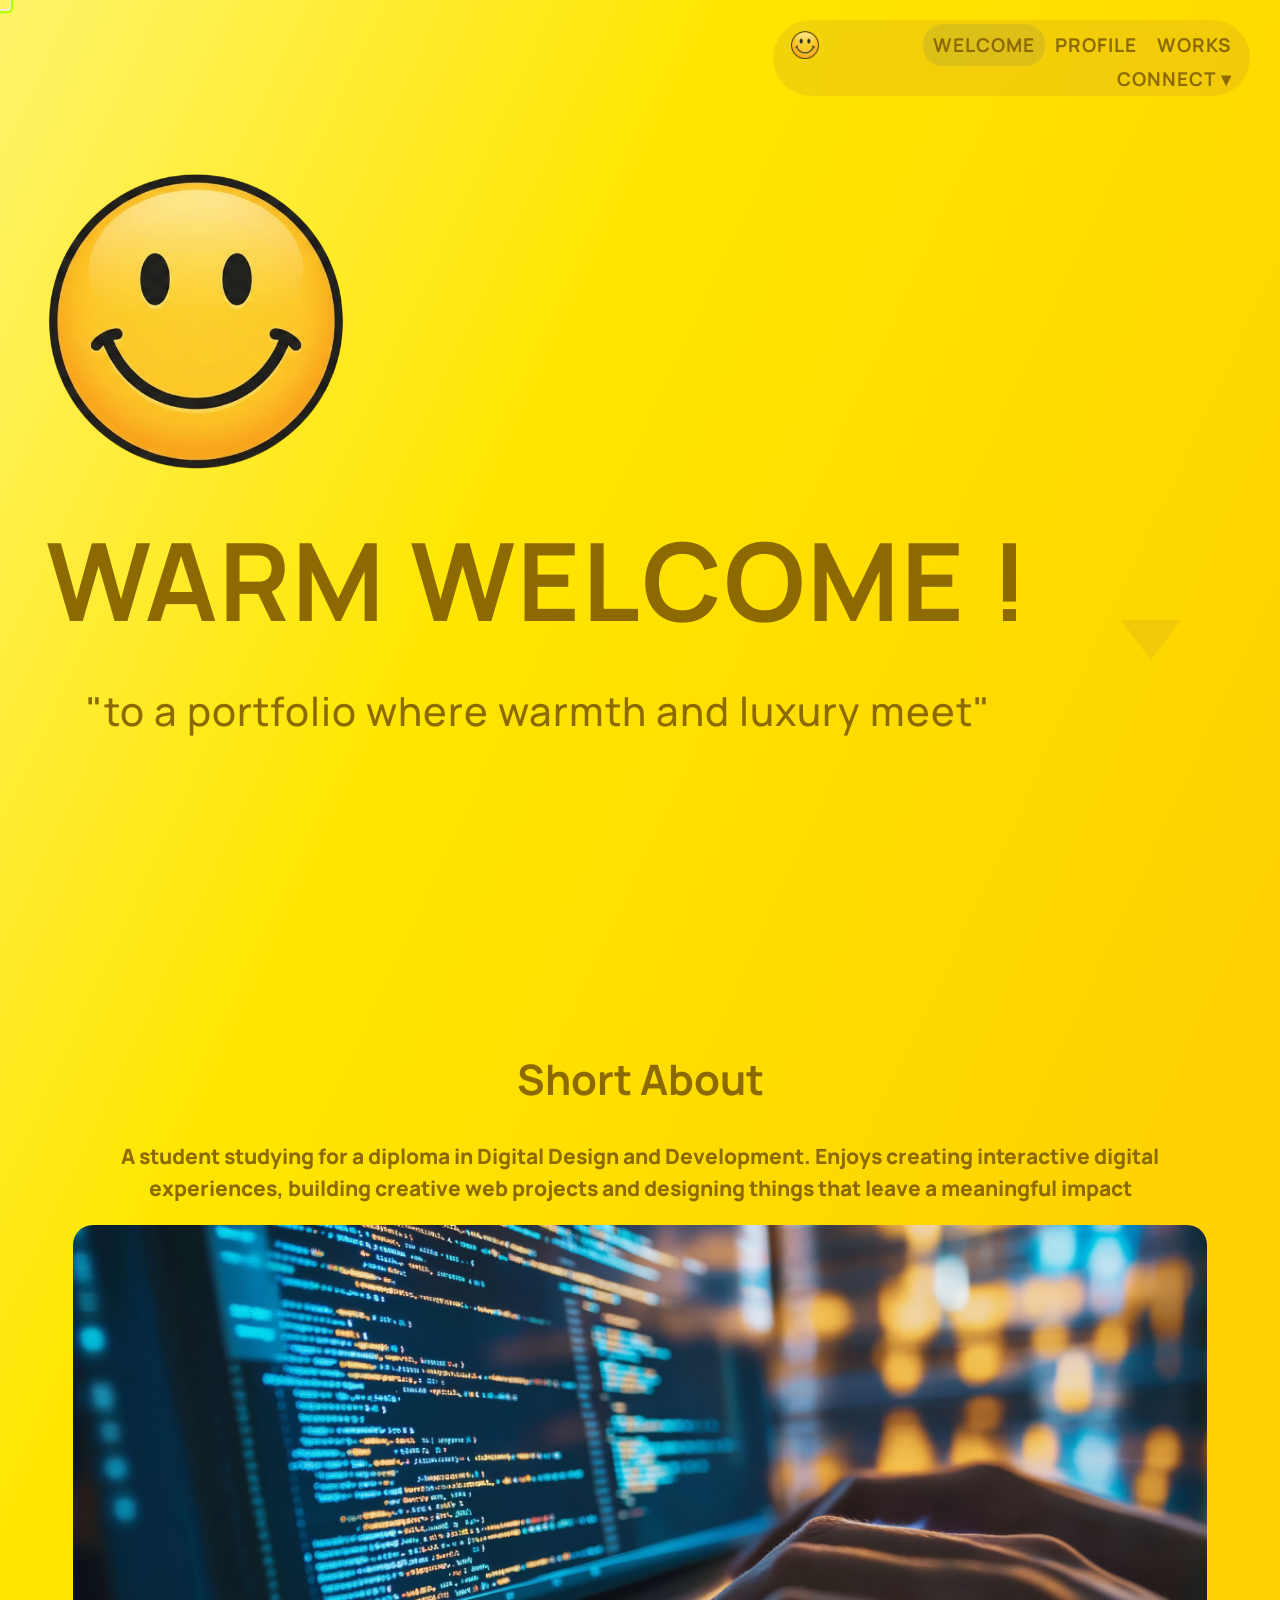
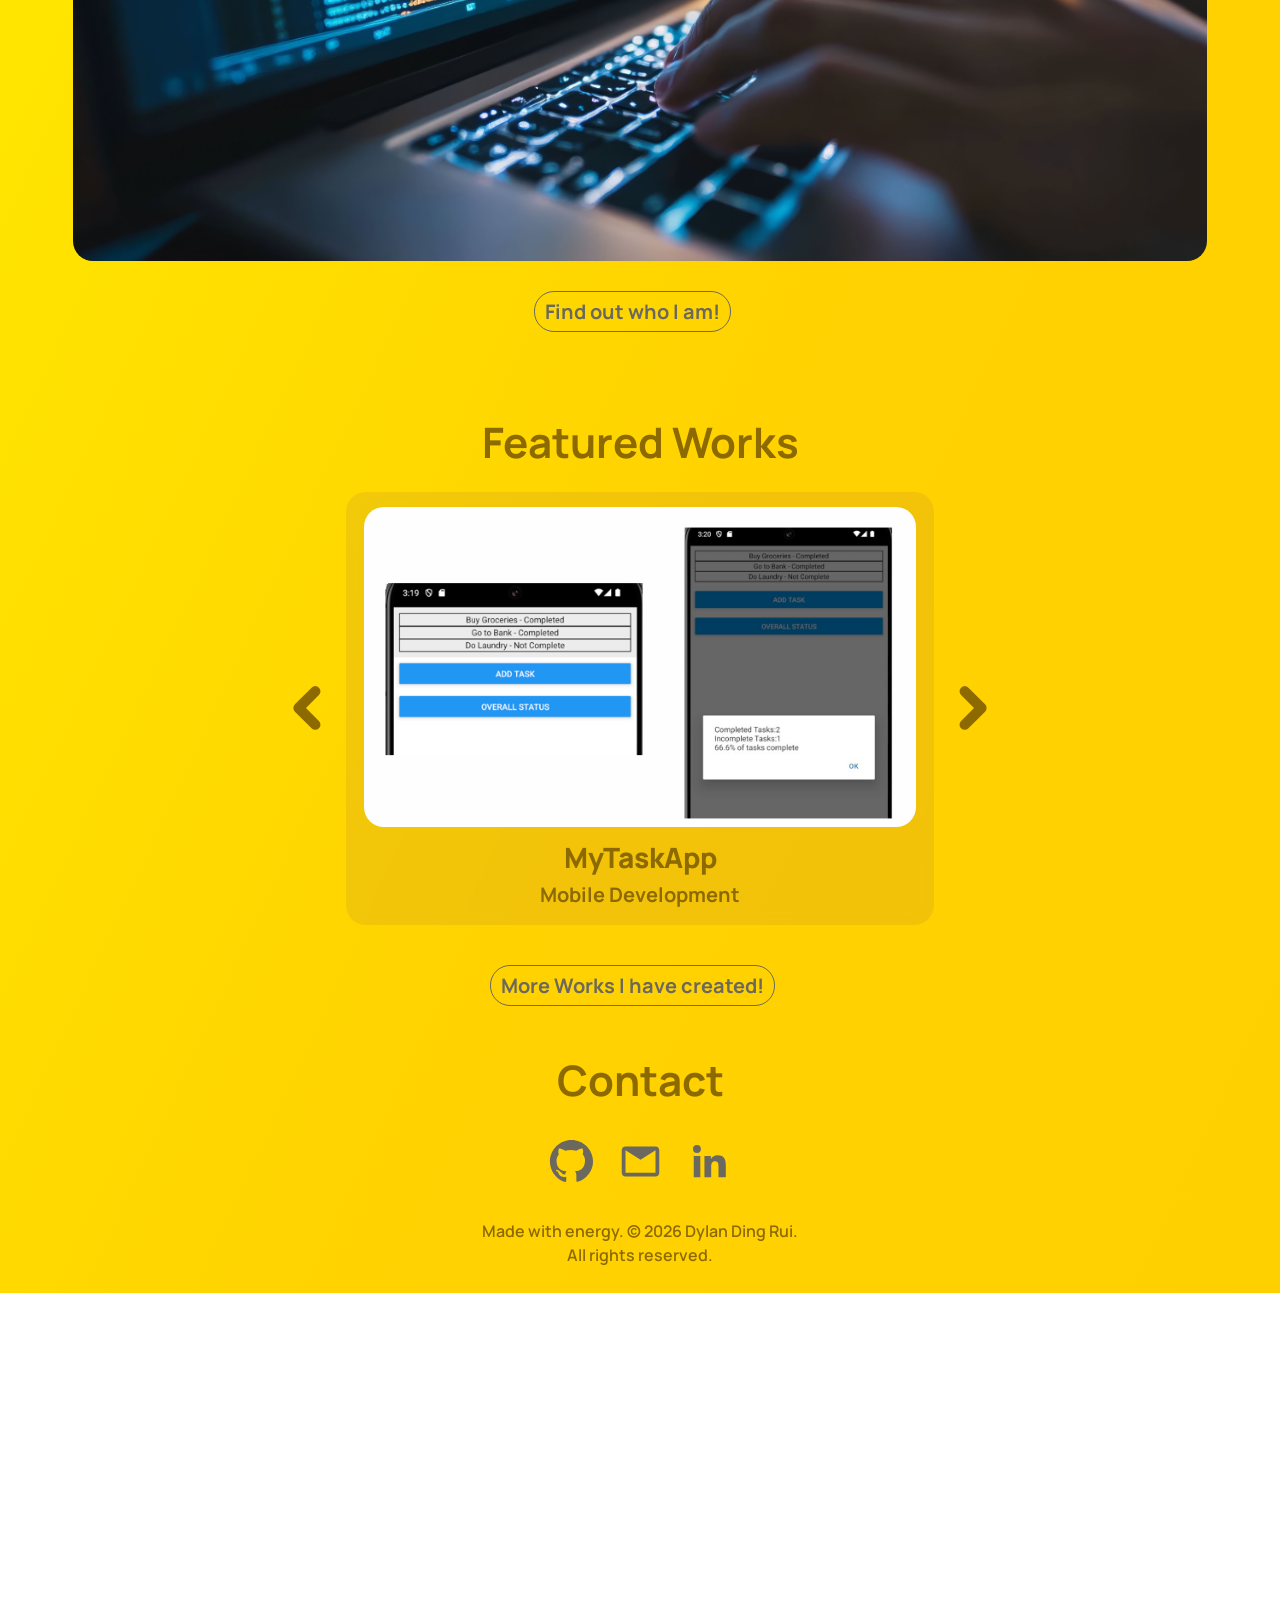
<file: index.html>
<!DOCTYPE html>
<html lang="en">
<head>
  <meta charset="UTF-8">
  <meta http-equiv="refresh" content="0; URL='home.html'">
  <title>Redirecting !...</title>
</head>
<body>
  <p>If you are not redirected automatically, <a href="home.html">click here</a>.</p>
</body>
</html>
</file>
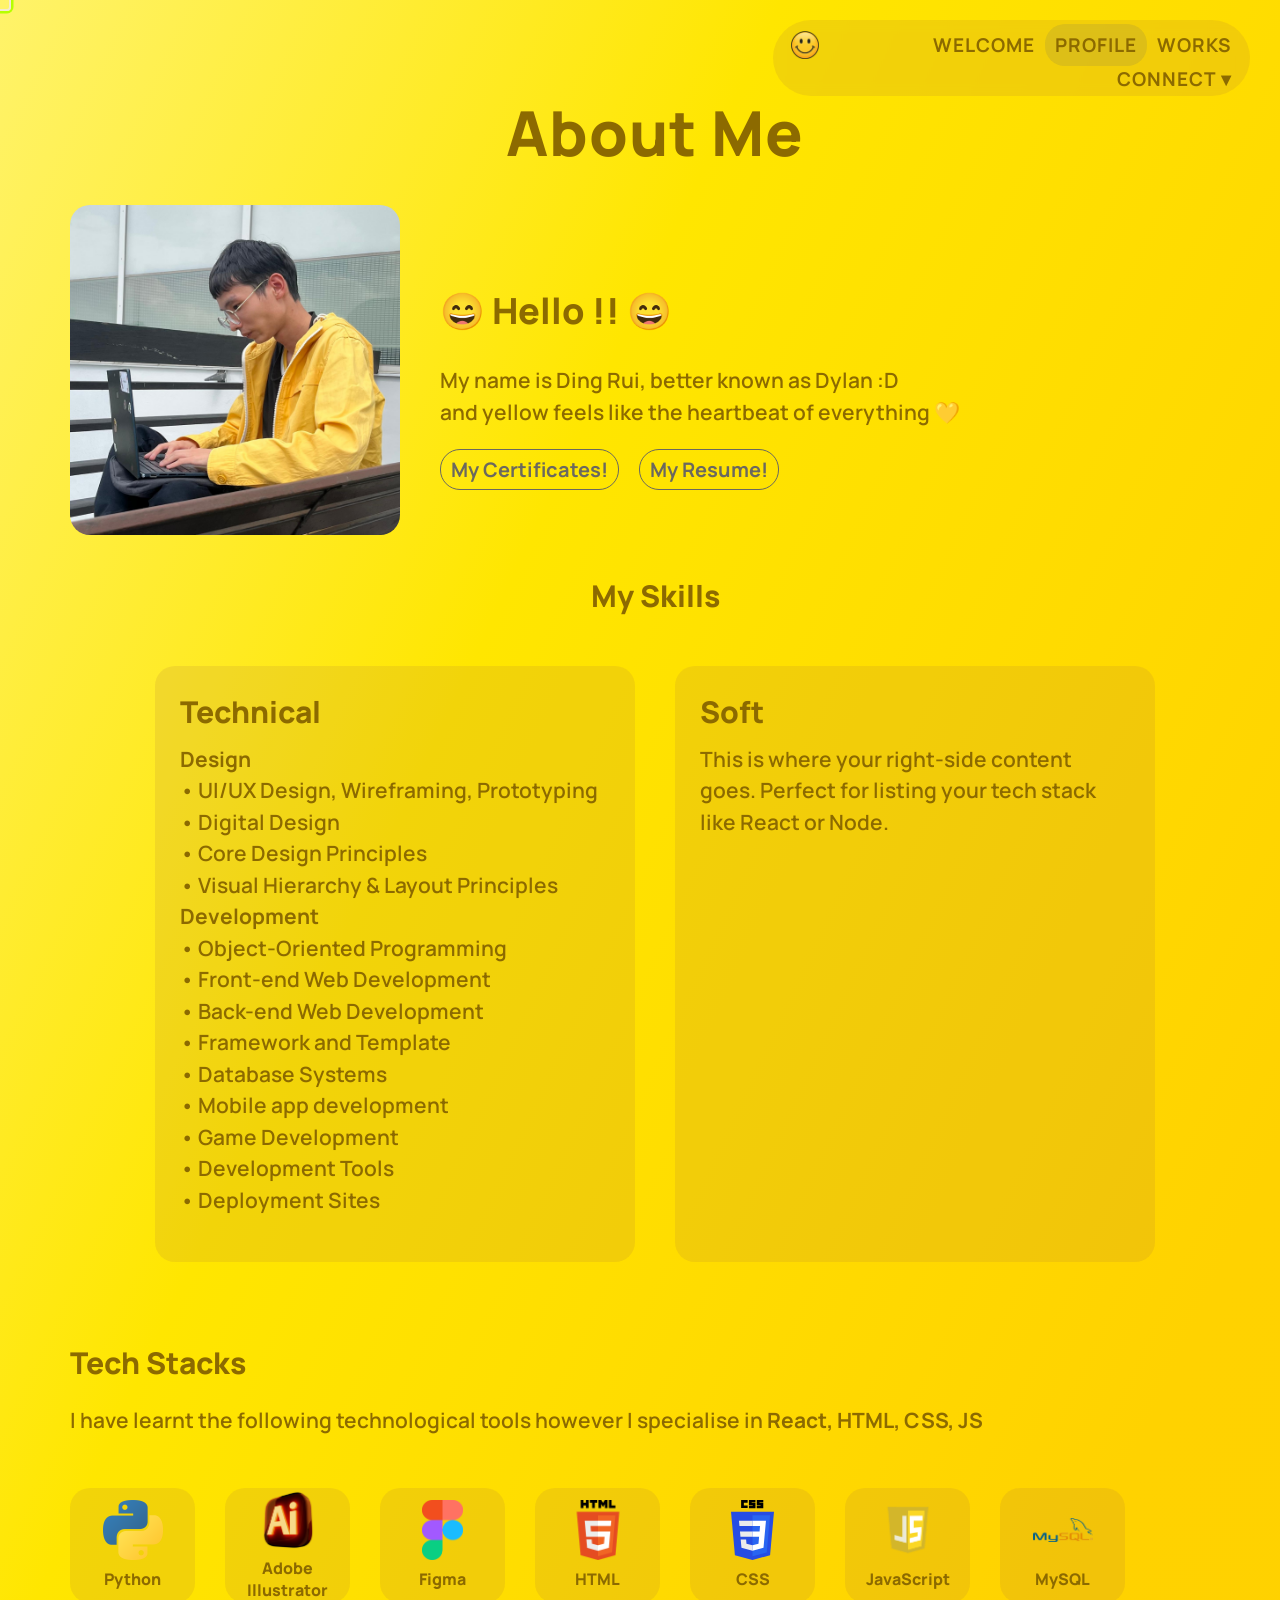
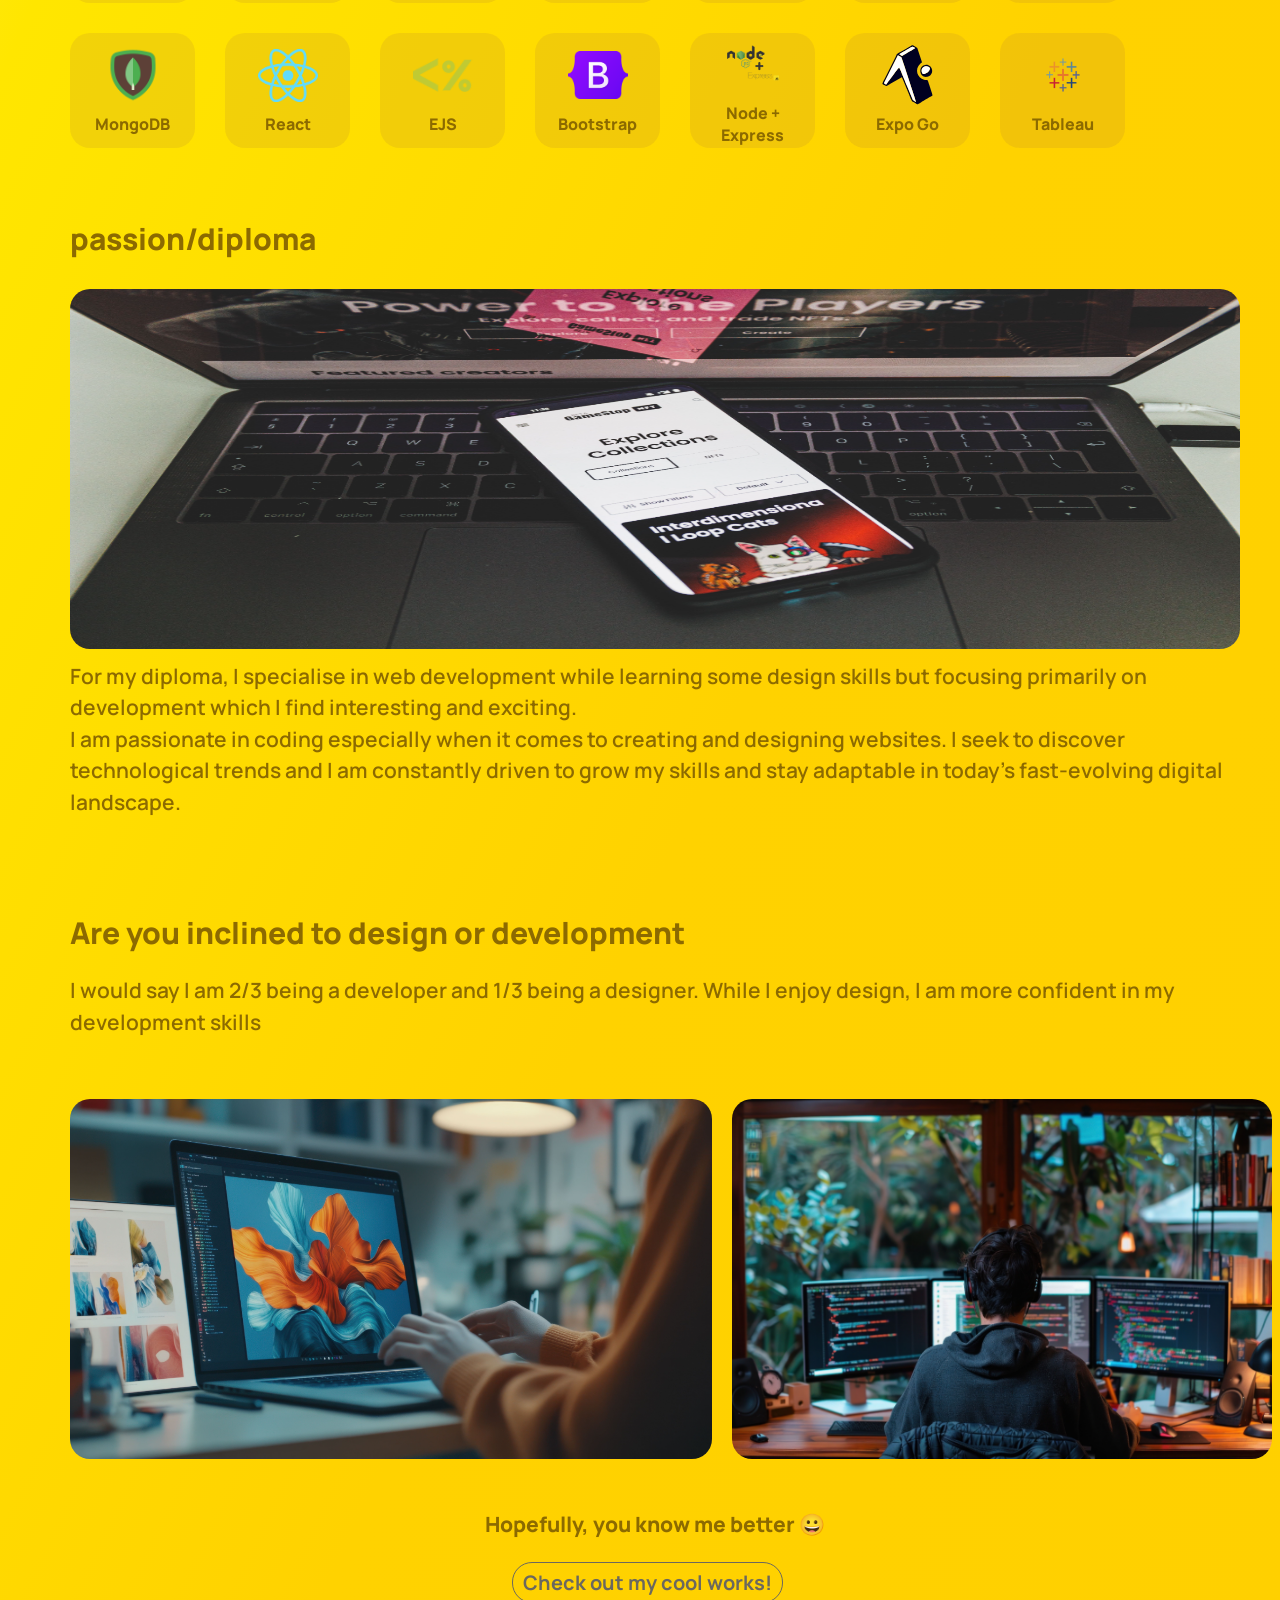
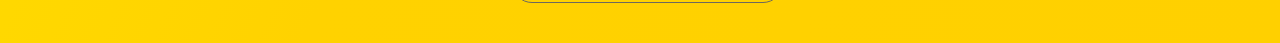
<file: about.html>
<!DOCTYPE html>
<html lang="en">

<head>
    <meta name="viewport" content="width=device-width, initial-scale=1.0">
    <title>Made By Dylan</title>
    <link rel="stylesheet" href="styles/main.css">
    <link rel="stylesheet" href="styles/about.css">
</head>

<body>

    <div class="topnav">
        <img src="logos/logo.png" alt="Logo" class="nav-logo">
        <a href="home.html">WELCOME</a>
        <a href="#" class="active">PROFILE</a>
        <a href="portfolio.html">WORKS</a>

        <div class="dropdown">
            <a href="#">CONNECT ▾</a>
            <div class="dropdown-content">
                <a href="mailto:23021395@myrp.edu.sg">
                    <svg viewBox="0 0 24 24" class="nav-icon">
                        <path
                            d="M4 4h16c1.1 0 2 .9 2 2v12c0 1.1-.9 2-2 2H4c-1.1 0-2-.9-2-2V6c0-1.1.9-2 2-2zm8 7L4 6v12h16V6l-8 5z" />
                    </svg>
                    <span>Email</span>
                </a>

                <a href="https://linkedin.com/in/chin-ding-rui-dylan-0a8712276/" target="_blank">
                    <svg viewBox="0 0 24 24" class="nav-icon icon-linkedin">
                        <path
                            d="M20.4 20.4h-3.6v-5.6c0-1.3 0-3-1.8-3s-2.1 1.4-2.1 2.9v5.7H9.3V9h3.4v1.6h.1c.5-.9 1.7-1.9 3.5-1.9 3.7 0 4.4 2.4 4.4 5.6v6.1zM5.3 7.4a2.1 2.1 0 1 1 0-4.2 2.1 2.1 0 0 1 0 4.2zM7.1 20.4H3.6V9h3.5z" />
                    </svg>
                    <span>LinkedIn</span>
                </a>

                <a href="https://github.com/dylanxyz973" target="_blank">
                    <svg viewBox="0 0 24 24" class="nav-icon">
                        <path
                            d="M12 .5C5.7.5.5 5.7.5 12c0 5.1 3.3 9.4 7.9 10.9.6.1.8-.3.8-.6v-2.2c-3.2.7-3.9-1.4-3.9-1.4-.5-1.3-1.2-1.6-1.2-1.6-1-.7.1-.7.1-.7 1.1.1 1.7 1.1 1.7 1.1 1 .1.8 1.8 2.8 1.3.1-.7.4-1.3.7-1.6-2.6-.3-5.4-1.3-5.4-5.8 0-1.3.5-2.4 1.2-3.2-.1-.3-.5-1.5.1-3.1 0 0 1-.3 3.3 1.2a11.4 11.4 0 0 1 6 0c2.3-1.5 3.3-1.2 3.3-1.2.6 1.6.2 2.8.1 3.1.8.8 1.2 1.9 1.2 3.2 0 4.5-2.8 5.5-5.4 5.8.4.3.8 1 .8 2v3c0 .3.2.7.8.6A11.5 11.5 0 0 0 23.5 12C23.5 5.7 18.3.5 12 .5z" />
                    </svg>
                    <span>GitHub</span>
                </a>
            </div>
        </div>
    </div>


    <section class="about-section">

        <h1>About Me</h1>

        <div class="container">
            <img class="me-img" src="abtpicture/me.jpeg" alt="me image">

            <div class="box">
                <h3>😄 Hello !! 😄</h3>
                <p>My name is Ding Rui, better known as Dylan :D <br>
                    and yellow feels like the heartbeat of everything 💛<br></p>
                <a href="cert.html">My Certificates!</a>
                <a href="documents/Ding Rui_Dylan_Resume.pdf" target="_blank">
                    My Resume!
                </a>
            </div>
        </div>

        <h4 style="text-align: center;">My Skills</h4>

        <div class="notes-container">
            <div class="note-box">
                <h6>Technical</h6>
                <p>
                    <strong>Design</strong><br>
                    • UI/UX Design, Wireframing, Prototyping<br>
                    • Digital Design<br>
                    • Core Design Principles<br>
                    • Visual Hierarchy & Layout Principles<br>

                    <strong>Development</strong><br>
                    • Object-Oriented Programming<br>
                    • Front-end Web Development<br>
                    • Back-end Web Development<br>
                    • Framework and Template<br>
                    • Database Systems<br>
                    • Mobile app development<br>
                    • Game Development<br>
                    • Development Tools<br>
                    • Deployment Sites
                <p>

            </div>

            <div class="note-box">
                <h6>Soft</h6>
                <p>This is where your right-side content goes. Perfect for listing your tech stack like React or Node.
                </p>
            </div>
        </div>

        <h4>Tech Stacks</h4>

        <p>I have learnt the following technological tools however I specialise in <strong>React, HTML, CSS, JS</strong>
        </p>

        <div class="tool-section">
            <div class="tool-box-container">
                <div class="tool-box">
                    <img src="logos/py.png" alt="Python">
                    <div>Python</div>
                </div>
                <div class="tool-box">
                    <img src="logos/adobe.webp" alt="Adobe Illustrator">
                    <div>Adobe Illustrator</div>
                </div>
                <div class="tool-box">
                    <img src="logos/figma.png" alt="Figma">
                    <div>Figma</div>
                </div>
                <div class="tool-box">
                    <img src="logos/html.png" alt="React Native">
                    <div>HTML</div>
                </div>
                <div class="tool-box">
                    <img src="logos/css.svg" alt="CSS">
                    <div>CSS</div>
                </div>
                <div class="tool-box">
                    <img src="logos/js.webp" alt="JavaScript">
                    <div>JavaScript</div>
                </div>
                <div class="tool-box">
                    <img src="logos/SQL.png" alt="sql">
                    <div>MySQL</div>
                </div>
                <div class="tool-box">
                    <img src="logos/mon.png" alt="MongoDB">
                    <div>MongoDB</div>
                </div>
                <div class="tool-box">
                    <img src="logos/react.png" alt="React Native and JS">
                    <div>React</div>
                </div>
                <div class="tool-box">
                    <img src="logos/ejs.png" alt="EJS">
                    <div>EJS</div>
                </div>
                <div class="tool-box">
                    <img src="logos/bo.png" alt="Bootstrap">
                    <div>Bootstrap</div>
                </div>
                <div class="tool-box">
                    <img src="logos/node.png" alt="JavaScript">
                    <div>Node + Express</div>
                </div>
                <div class="tool-box">
                    <img src="logos/expo.svg" alt="Expo Go">
                    <div>Expo Go</div>
                </div>
                <div class="tool-box">
                    <img src="logos/tab.png" alt="Tableau">
                    <div>Tableau</div>
                </div>
            </div>
        </div>

        <h4>passion/diploma</h4>

        <img class="reveal-img" src="abtpicture/Website.jpg" alt="project image">

        <p>
            For my diploma, I specialise in web development while learning some design skills
            but focusing primarily on development which I find interesting and exciting.<br>
            I am passionate in coding especially when it comes to creating and designing websites. I seek to
            discover technological trends and I am constantly driven to grow my skills and stay adaptable in today’s
            fast-evolving digital landscape.
        <p>

        <h4>Are you inclined to design or development</h4>

        <div class="reveal-row special-layout">
            <p>I would say I am 2/3 being a developer and 1/3 being a designer. While I enjoy
                design, I am more confident in my development skills</p>

            <div class="image-row">
                <img class="reveal-img" src="abtpicture/Design.jpg" alt="design image">
                <img class="reveal-img" src="abtpicture/Developer.jpg" alt="developer image">
            </div>
        </div>


        <p style="text-align: center; margin-top: 50px; font-weight: 800;">
            Hopefully, you know me better 😀
        </p>

        <div style="text-align: center;">
            <a href="portfolio.html">Check out my cool works!</a>
        </div>

    </section>

    <div class="custom-cursor">
        <div class="cursor-shape"></div>
    </div>

    <script src="js/cursor.js"></script>

</body>

</html>
</file>
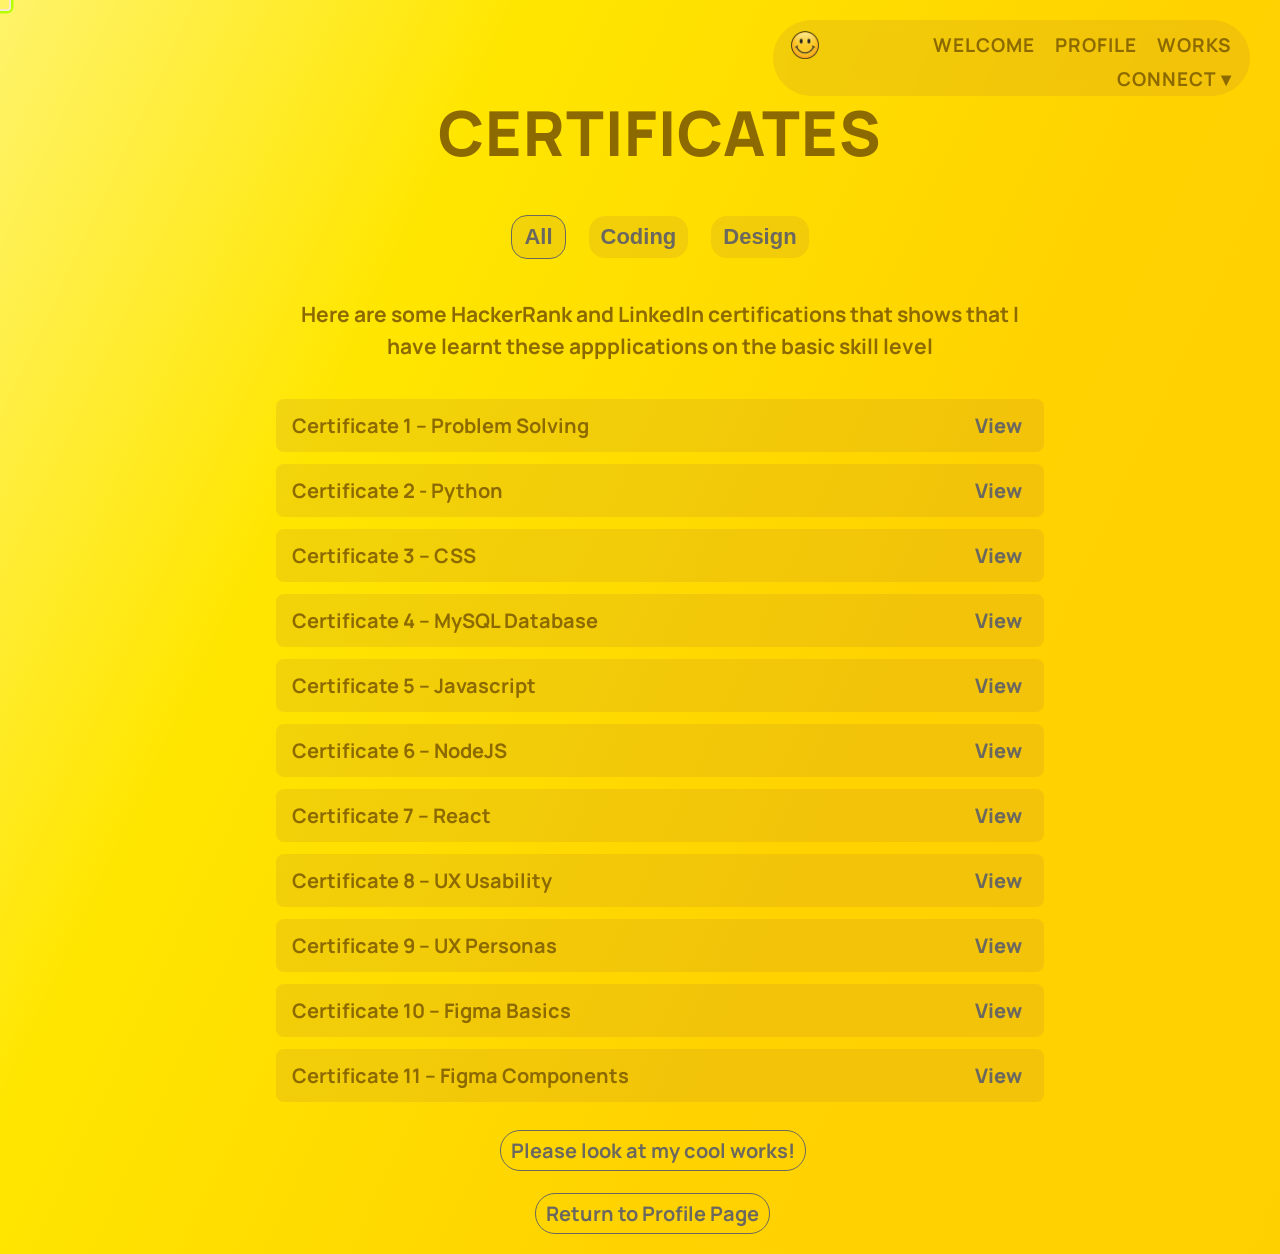
<file: cert.html>
<!DOCTYPE html>
<html>

<head>
  <meta name="viewport" content="width=device-width, initial-scale=1.0">
  <title>Certifcates</title>
  <link rel="stylesheet" href="styles/main.css">
  <link rel="stylesheet" href="styles/certs.css">
</head>

<body>

  <div class="topnav">
    <img src="logos/logo.png" alt="Logo" class="nav-logo">
    <a href="home.html">WELCOME</a>
    <a href="about.html">PROFILE</a>
    <a href="portfolio.html">WORKS</a>

    <div class="dropdown">
      <a href="#">CONNECT ▾</a>
      <div class="dropdown-content">
        <a href="mailto:23021395@myrp.edu.sg">
          <svg viewBox="0 0 24 24" class="nav-icon">
            <path
              d="M4 4h16c1.1 0 2 .9 2 2v12c0 1.1-.9 2-2 2H4c-1.1 0-2-.9-2-2V6c0-1.1.9-2 2-2zm8 7L4 6v12h16V6l-8 5z" />
          </svg>
          <span>Email</span>
        </a>

        <a href="https://linkedin.com/in/chin-ding-rui-dylan-0a8712276/" target="_blank">
          <svg viewBox="0 0 24 24" class="nav-icon icon-linkedin">
            <path
              d="M20.4 20.4h-3.6v-5.6c0-1.3 0-3-1.8-3s-2.1 1.4-2.1 2.9v5.7H9.3V9h3.4v1.6h.1c.5-.9 1.7-1.9 3.5-1.9 3.7 0 4.4 2.4 4.4 5.6v6.1zM5.3 7.4a2.1 2.1 0 1 1 0-4.2 2.1 2.1 0 0 1 0 4.2zM7.1 20.4H3.6V9h3.5z" />
          </svg>
          <span>LinkedIn</span>
        </a>

        <a href="https://github.com/dylanxyz973" target="_blank">
          <svg viewBox="0 0 24 24" class="nav-icon">
            <path
              d="M12 .5C5.7.5.5 5.7.5 12c0 5.1 3.3 9.4 7.9 10.9.6.1.8-.3.8-.6v-2.2c-3.2.7-3.9-1.4-3.9-1.4-.5-1.3-1.2-1.6-1.2-1.6-1-.7.1-.7.1-.7 1.1.1 1.7 1.1 1.7 1.1 1 .1.8 1.8 2.8 1.3.1-.7.4-1.3.7-1.6-2.6-.3-5.4-1.3-5.4-5.8 0-1.3.5-2.4 1.2-3.2-.1-.3-.5-1.5.1-3.1 0 0 1-.3 3.3 1.2a11.4 11.4 0 0 1 6 0c2.3-1.5 3.3-1.2 3.3-1.2.6 1.6.2 2.8.1 3.1.8.8 1.2 1.9 1.2 3.2 0 4.5-2.8 5.5-5.4 5.8.4.3.8 1 .8 2v3c0 .3.2.7.8.6A11.5 11.5 0 0 0 23.5 12C23.5 5.7 18.3.5 12 .5z" />
          </svg>
          <span>GitHub</span>
        </a>
      </div>
    </div>
  </div>


  <section class="certificate-section">

    <h1 style="margin-top: 70px;">CERTIFICATES</h1>

    <div class="filter-buttons">
      <button onclick="filterItems('all', this, '.cert-list li', '.filter-buttons')">All</button>
      <button onclick="filterItems('development', this, '.cert-list li', '.filter-buttons')">Coding</button>
      <button onclick="filterItems('design', this, '.cert-list li', '.filter-buttons')">Design</button>
    </div>

    <p class="cert-intro">
      Here are some HackerRank and Linkedln certifications that shows that I <br> have learnt these
      appplications on the basic skill level
    </p>


    <ul class="cert-list">
      <li data-category="development">
        <span>Certificate 1 – Problem Solving</span>
        <button class="view-btn" onclick="openModal('certificates/problem solving.pdf')">View</button>
      </li>
      <li data-category="development">
        <span>Certificate 2 - Python </span>
        <button class="view-btn" onclick="openModal('certificates/python.pdf')">View</button>
      </li>
      <li data-category="development">
        <span>Certificate 3 – CSS</span>
        <button class="view-btn" onclick="openModal('certificates/css.pdf')">View</button>
      </li>
      <li data-category="development">
        <span>Certificate 4 – MySQL Database</span>
        <button class="view-btn" onclick="openModal('certificates/sql.pdf')">View</button>
      </li>
      <li data-category="development">
        <span>Certificate 5 – Javascript</span>
        <button class="view-btn" onclick="openModal('certificates/javascript.pdf')">View</button>
      </li>
      <li data-category="development">
        <span>Certificate 6 – NodeJS</span>
        <button class="view-btn" onclick="openModal('certificates/nodejs.pdf')">View</button>
      </li>
      <li data-category="development">
        <span>Certificate 7 – React</span>
        <button class="view-btn" onclick="openModal('certificates/react.pdf')">View</button>
      </li>
      <li data-category="design">
        <span>Certificate 8 – UX Usability</span>
        <button class="view-btn" onclick="openModal('certificates/uxf.pdf')">View</button>
      </li>
      <li data-category="design">
        <span>Certificate 9 – UX Personas</span>
        <button class="view-btn" onclick="openModal('certificates/uxp.pdf')">View</button>
      </li>
      <li data-category="design">
        <span>Certificate 10 – Figma Basics </span>
        <button class="view-btn" onclick="openModal('certificates/figma1.pdf')">View</button>
      </li>
      <li data-category="design">
        <span>Certificate 11 – Figma Components</span>
        <button class="view-btn" onclick="openModal('certificates/figma2.pdf')">View</button>
      </li>
    </ul>

    <!-- Modal -->
    <div id="pdfModal">
      <div class="modal-content">
        <span class="close" onclick="closeModal()">&times;</span>
        <embed id="pdfFrame" type="application/pdf">
        <div id="cert-skills"></div>
      </div>
    </div>

      <a href="portfolio.html">Please look at my cool works!</a>
        <br>
      <a href="about.html">Return to Profile Page</a><span>

    <div class="custom-cursor">
      <div class="cursor-shape"></div>
    </div>


    <script src="js/cert.js"></script>
    <script src="js/click.js"></script>
    <script src="js/cursor.js"></script>

  </section>

</body>

</html>
</file>
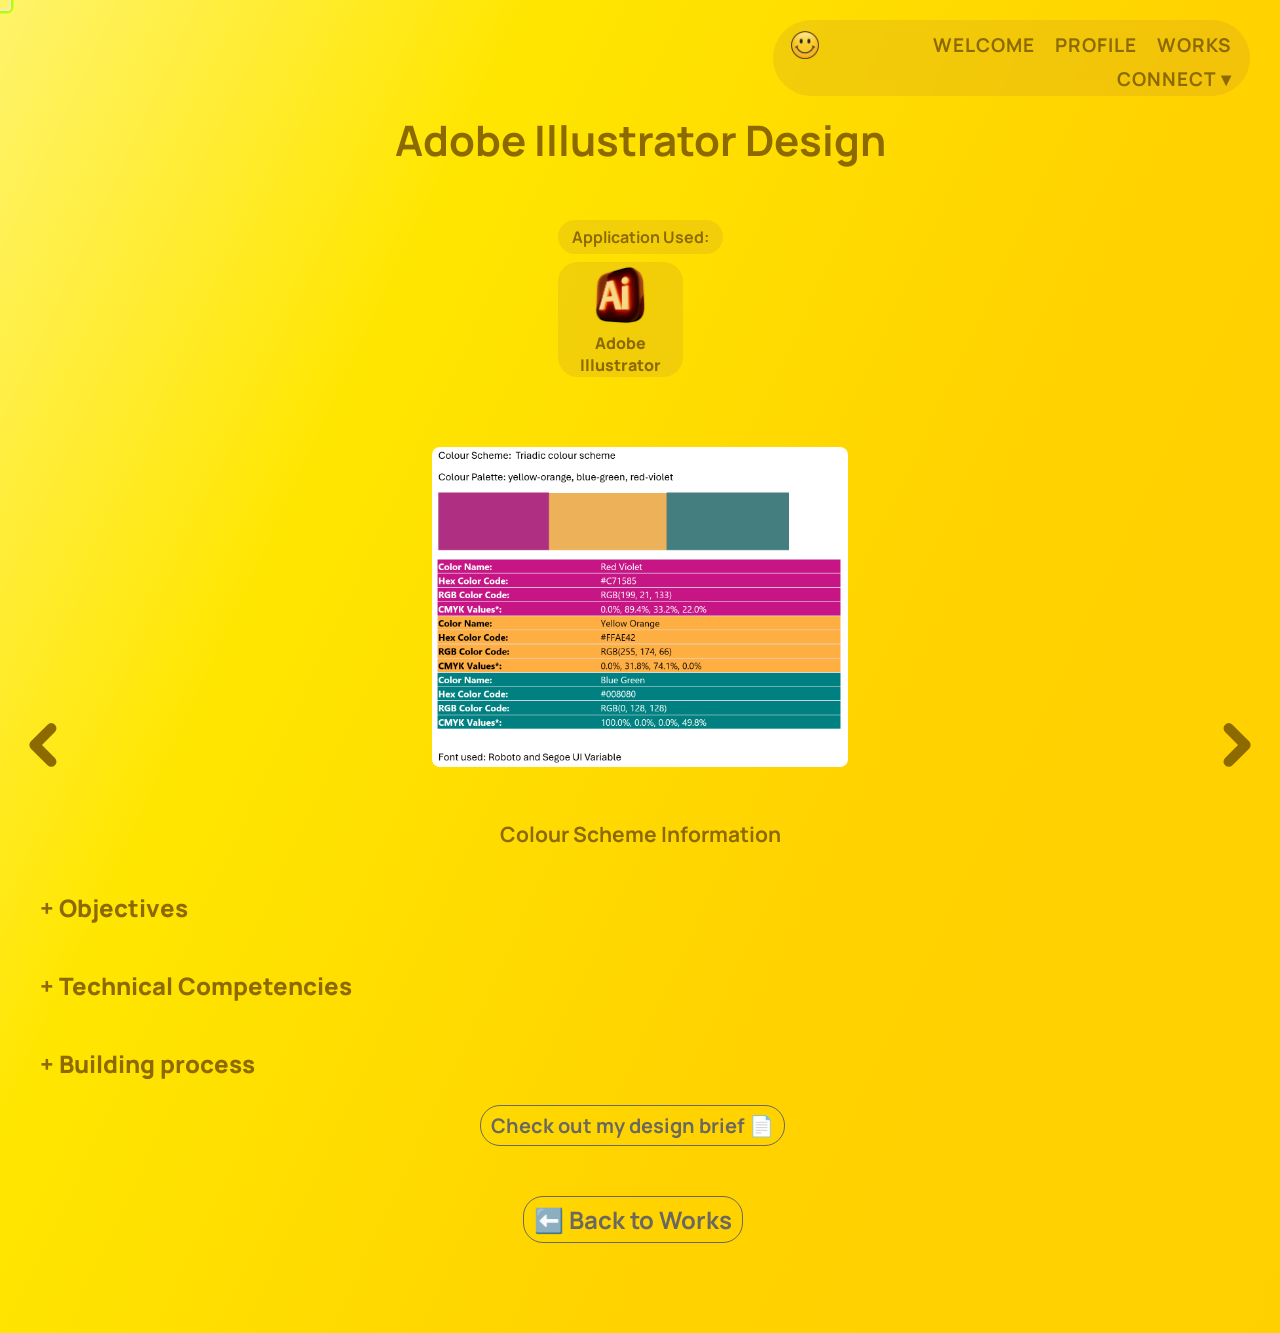
<file: design1.html>
<!DOCTYPE html>
<html>

<head>
  <meta name="viewport" content="width=device-width, initial-scale=1.0">
  <title>Made By Dylan</title>
  <link rel="stylesheet" href="styles/main.css">
  <link rel="stylesheet" href="styles/d3d.css">
</head>

<body>

  <div class="topnav">
    <img src="logos/logo.png" alt="Logo" class="nav-logo">
    <a href="home.html">WELCOME</a>
    <a href="about.html">PROFILE</a>
    <a href="portfolio.html">WORKS</a>


    <div class="dropdown">
      <a href="#">CONNECT ▾</a>
      <div class="dropdown-content">
        <a href="mailto:23021395@myrp.edu.sg">
          <svg viewBox="0 0 24 24" class="nav-icon">
            <path
              d="M4 4h16c1.1 0 2 .9 2 2v12c0 1.1-.9 2-2 2H4c-1.1 0-2-.9-2-2V6c0-1.1.9-2 2-2zm8 7L4 6v12h16V6l-8 5z" />
          </svg>
          <span>Email</span>
        </a>

        <a href="https://linkedin.com/in/chin-ding-rui-dylan-0a8712276/" target="_blank">
          <svg viewBox="0 0 24 24" class="nav-icon icon-linkedin">
            <path
              d="M20.4 20.4h-3.6v-5.6c0-1.3 0-3-1.8-3s-2.1 1.4-2.1 2.9v5.7H9.3V9h3.4v1.6h.1c.5-.9 1.7-1.9 3.5-1.9 3.7 0 4.4 2.4 4.4 5.6v6.1zM5.3 7.4a2.1 2.1 0 1 1 0-4.2 2.1 2.1 0 0 1 0 4.2zM7.1 20.4H3.6V9h3.5z" />
          </svg>
          <span>LinkedIn</span>
        </a>

        <a href="https://github.com/dylanxyz973" target="_blank">
          <svg viewBox="0 0 24 24" class="nav-icon">
            <path
              d="M12 .5C5.7.5.5 5.7.5 12c0 5.1 3.3 9.4 7.9 10.9.6.1.8-.3.8-.6v-2.2c-3.2.7-3.9-1.4-3.9-1.4-.5-1.3-1.2-1.6-1.2-1.6-1-.7.1-.7.1-.7 1.1.1 1.7 1.1 1.7 1.1 1 .1.8 1.8 2.8 1.3.1-.7.4-1.3.7-1.6-2.6-.3-5.4-1.3-5.4-5.8 0-1.3.5-2.4 1.2-3.2-.1-.3-.5-1.5.1-3.1 0 0 1-.3 3.3 1.2a11.4 11.4 0 0 1 6 0c2.3-1.5 3.3-1.2 3.3-1.2.6 1.6.2 2.8.1 3.1.8.8 1.2 1.9 1.2 3.2 0 4.5-2.8 5.5-5.4 5.8.4.3.8 1 .8 2v3c0 .3.2.7.8.6A11.5 11.5 0 0 0 23.5 12C23.5 5.7 18.3.5 12 .5z" />
          </svg>
          <span>GitHub</span>
        </a>
      </div>
    </div>
  </div>

  <section class="display">

    <h2 class="h2">Adobe Illustrator Design</h2>

    <div class="tool-section">
      <div class="label-box">Application Used:</div>
      <div class="tool-box-container">
        <div class="tool-box">
          <img src="logos/adobe.webp" alt="Adobe Illustrator">
          <div>Adobe Illustrator</div>
        </div>
      </div>
    </div>

    <div class="gallery">
      <img src="pictures/scheme.png" class="gallery-item" alt="Colour Scheme & Font Used" data-src="pictures/scheme.png"
        data-label="Colour Scheme & Font Used">
      <img src="pictures/front.png" class="gallery-item" alt="Front of Business Card" data-src="pictures/front.png"
        data-label="Front of Business Card">
      <img src="pictures/back.png" class="gallery-item" alt="Back of Business Card" data-src="pictures/back.png"
        data-label="Back of Business Card">
      <img src="pictures/hai.png" class="gallery-item" alt="Home Page" data-src="pictures/hai.png"
        data-label="Home Page">
      <img src="pictures/aai.png" class="gallery-item" alt="About Page" data-src="pictures/aai.png"
        data-label="About Page">
      <img src="pictures/pai.png" class="gallery-item" alt="Portfolio Page" data-src="pictures/pai.png"
        data-label="Portfolio Page">
      <img src="pictures/cai.png" class="gallery-item" alt="Contact Page" data-src="pictures/cai.png"
        data-label="Contact Page">
      <img src="pictures/stickers.png" class="gallery-item" alt="Business Stickers" data-src="pictures/stickers.png"
        data-label="Business Stickers">
    </div>

    <!-- Navigation Arrows -->
    <div id="prev" class="nav left">
      <svg viewBox="0 0 24 24">
        <polyline points="15 4 7 12 15 20" />
      </svg>
    </div>

    <div id="next" class="nav right">
      <svg viewBox="0 0 24 24">
        <polyline points="9 4 17 12 9 20" />
      </svg>
    </div>

    <div class="details">
      <p class="detail-item"><strong>Colour Scheme Information</strong></p>
      <p class="detail-item"><strong>Front of Name Card</strong></p>
      <p class="detail-item"><strong>Back of Name Card</strong><br></p>
      <p class="detail-item"><strong>Home Webpage</strong></p>
      <p class="detail-item"><strong>About Webpage</strong><br></p>
      <p class="detail-item"><strong>Portfolio Webpage</strong></p>
      <p class="detail-item"><strong>Contact Webpage</strong></p>
      <p class="detail-item"><strong>A set of Five Business Stickers</strong><br></p>
    </div>


    <h5>Objectives</h5>

    <p>
      I created the following which are part of the requirements of this project demonstrating creativity and technical
      skill:<br><br>
      • General Design Brief (Moodboard, Colour Scheme, Colour Palette, Font Used, Design Rationale)<br>
      • Name Card (Front and Back)<br>
    </p>

    <h5>Technical Competencies</h5>

    <p>

      <strong>Basic Tool Usage</strong><br><br>
      • Understanding of basic Illustrator tools (Selection, Shape, Pen)<br>
      • Creating simple vector shapes and paths<br>
      • Using artboards for simple layouts<br><br>

      <strong>Design Principles</strong><br><br>
      • Applying colour theory<br>
      • Maintaining visual balance and alignment<br><br>

      <strong>Typography Fundamentals</strong><br><br>
      • Font selection for appriproate them<br>
      • Text alignment for visual hierarchy<br>
      • Simple text hierarchy by applying correct size<br><br>

      <strong>File Management & Export</strong><br><br>
      • Setting up Illustrator documents<br>
      • Saving and exporting files in common formats (PNG, PDF)<br><br>

      <strong>Project Workflow</strong><br><br>
      • Prepare a design brief document<br>
      • Follow design requirements<br>
      • Make simple revisions based on feedback<br>
      • Manage simple design process from start to finish<br>

    </p>

    <h5>Building process</h5>

    <p>
      There is a need to present originality, creativity, design consistency and human
      interest in the design composition and concept development.
      We are supposed to choose a theme based on what your ideal business is supposed to be.
      The theme of my design is fashion retail business because I enjoy fashion a lot, I decided to create a theme
      related to fashion which shows my ideal business as a
      fashion designer.
      The business name card is designed with fashion elements in mind and stickers which are related to possible
      items which are sold in fashion retail stores.<br>
      For more information, you can check out my design brief linked below.
    </p>


    <div class="modal" id="modal">
      <!-- Close cross -->
      <span class="close" id="modalClose">
        <svg viewBox="0 0 24 24" aria-hidden="true">
          <line x1="6" y1="6" x2="18" y2="18" />
          <line x1="18" y1="6" x2="6" y2="18" />
        </svg>
      </span>

      <!-- Modal Image Wrapper -->
      <div class="modal-img-wrapper">
        <img class="modal-content" id="modal-img" alt="Expanded view">
      </div>

    </div>

    <!-- View/Download Link -->
    <a href="https://docs.google.com/document/d/1LkqjWZkGeDk_-9cw54VC2ZNuuaVhl3ok/edit?usp=sharing&ouid=102658436464196581508&rtpof=true&sd=true"
      target="_blank">Check out my design brief 📄</a>


    <a href="portfolio.html" class="back-link">⬅️ Back to Works</a>

  </section>

  <div class="custom-cursor">
    <div class="cursor-shape"></div>
  </div>

  <script src="js/cursor.js"></script>
  <script src="js/show.js"></script>
  <script src="js/gallery.js"></script>

</body>

</html>
</file>
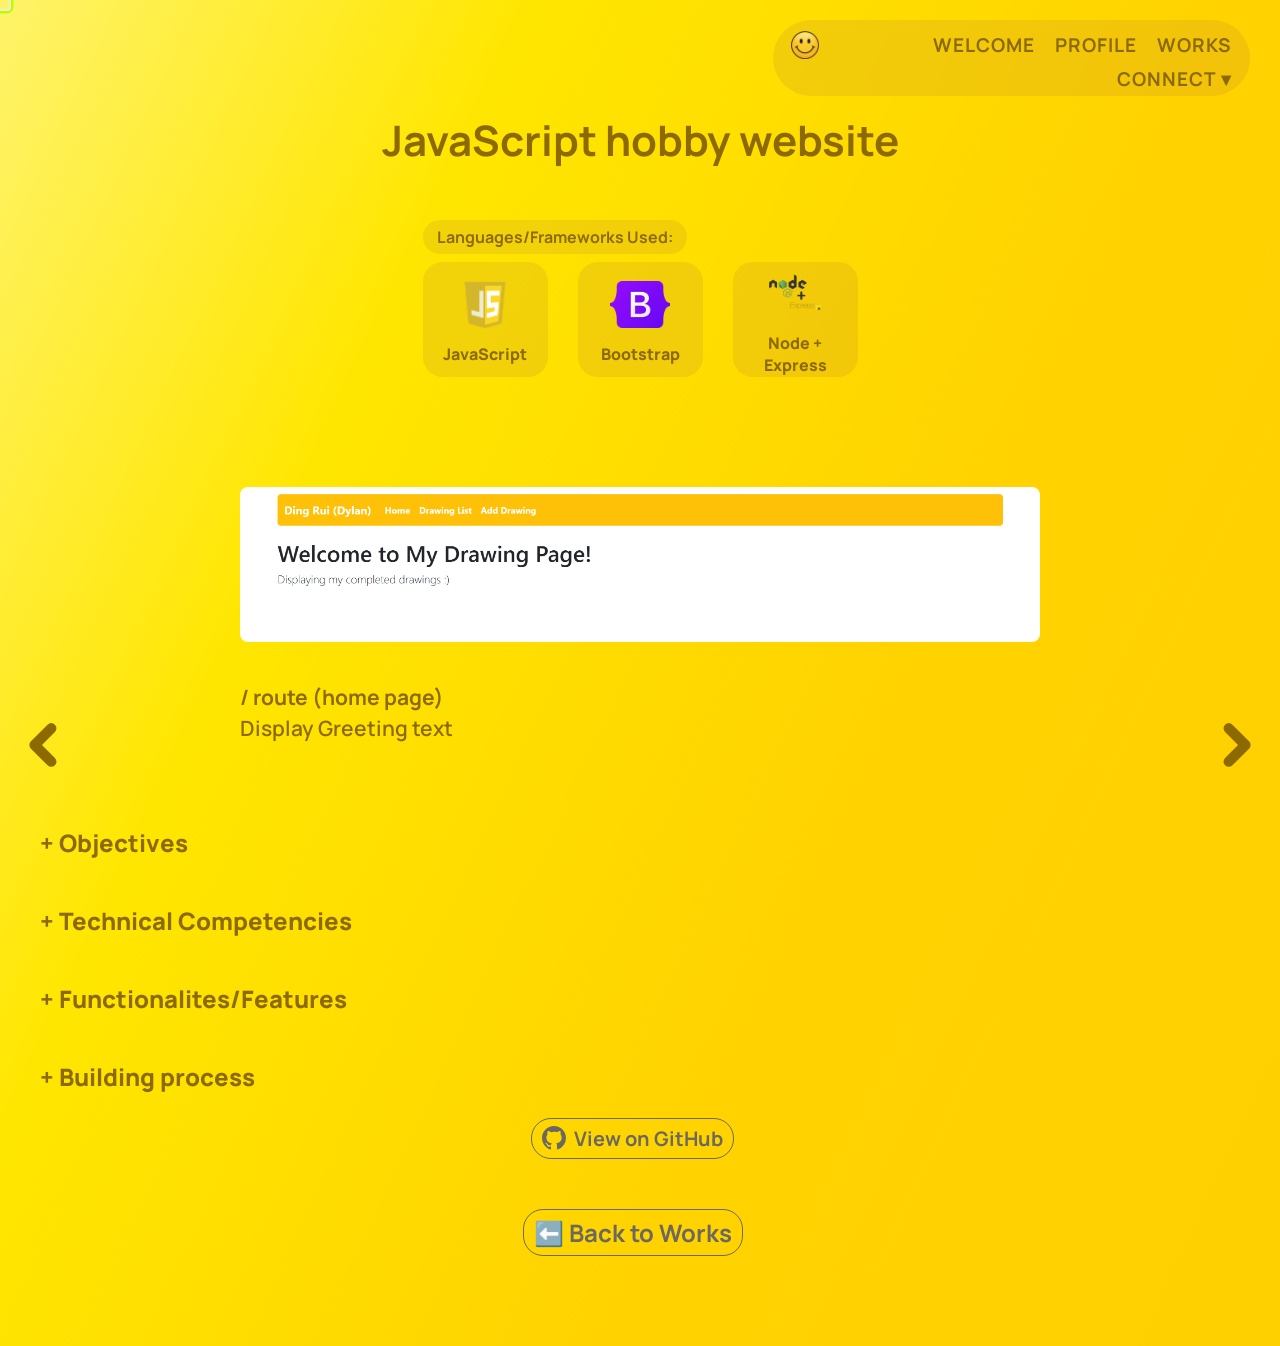
<file: development1.html>
<!DOCTYPE html>
<html>

<head>
  <meta name="viewport" content="width=device-width, initial-scale=1.0">
  <title>Made By Dylan</title>
  <link rel="stylesheet" href="styles/main.css">
  <link rel="stylesheet" href="styles/d3d.css">
</head>

<body>

  <div class="topnav">
    <img src="logos/logo.png" alt="Logo" class="nav-logo">
    <a href="home.html">WELCOME</a>
    <a href="about.html">PROFILE</a>
    <a href="portfolio.html">WORKS</a>

    <div class="dropdown">
      <a href="#">CONNECT ▾</a>
      <div class="dropdown-content">
        <a href="mailto:23021395@myrp.edu.sg">
          <svg viewBox="0 0 24 24" class="nav-icon">
            <path
              d="M4 4h16c1.1 0 2 .9 2 2v12c0 1.1-.9 2-2 2H4c-1.1 0-2-.9-2-2V6c0-1.1.9-2 2-2zm8 7L4 6v12h16V6l-8 5z" />
          </svg>
          <span>Email</span>
        </a>

        <a href="https://linkedin.com/in/chin-ding-rui-dylan-0a8712276/" target="_blank">
          <svg viewBox="0 0 24 24" class="nav-icon icon-linkedin">
            <path
              d="M20.4 20.4h-3.6v-5.6c0-1.3 0-3-1.8-3s-2.1 1.4-2.1 2.9v5.7H9.3V9h3.4v1.6h.1c.5-.9 1.7-1.9 3.5-1.9 3.7 0 4.4 2.4 4.4 5.6v6.1zM5.3 7.4a2.1 2.1 0 1 1 0-4.2 2.1 2.1 0 0 1 0 4.2zM7.1 20.4H3.6V9h3.5z" />
          </svg>
          <span>LinkedIn</span>
        </a>

        <a href="https://github.com/dylanxyz973" target="_blank">
          <svg viewBox="0 0 24 24" class="nav-icon">
            <path
              d="M12 .5C5.7.5.5 5.7.5 12c0 5.1 3.3 9.4 7.9 10.9.6.1.8-.3.8-.6v-2.2c-3.2.7-3.9-1.4-3.9-1.4-.5-1.3-1.2-1.6-1.2-1.6-1-.7.1-.7.1-.7 1.1.1 1.7 1.1 1.7 1.1 1 .1.8 1.8 2.8 1.3.1-.7.4-1.3.7-1.6-2.6-.3-5.4-1.3-5.4-5.8 0-1.3.5-2.4 1.2-3.2-.1-.3-.5-1.5.1-3.1 0 0 1-.3 3.3 1.2a11.4 11.4 0 0 1 6 0c2.3-1.5 3.3-1.2 3.3-1.2.6 1.6.2 2.8.1 3.1.8.8 1.2 1.9 1.2 3.2 0 4.5-2.8 5.5-5.4 5.8.4.3.8 1 .8 2v3c0 .3.2.7.8.6A11.5 11.5 0 0 0 23.5 12C23.5 5.7 18.3.5 12 .5z" />
          </svg>
          <span>GitHub</span>
        </a>
      </div>
    </div>
  </div>

  <section class="display">

    <h2>JavaScript hobby website</h2>

    <div class="tool-section">
      <div class="label-box">Languages/Frameworks Used:</div>
      <div class="tool-box-container">
        <div class="tool-box">
          <img src="logos/js.webp" alt="JavaScript">
          <div>JavaScript</div>
        </div>
        <div class="tool-box">
          <img src="logos/bo.png" alt="Bootstrap">
          <div>Bootstrap</div>
        </div>
        <div class="tool-box">
          <img src="logos/node.png" alt="JavaScript">
          <div>Node + Express</div>
        </div>
      </div>
    </div>

    <div class="gallery-section">

      <div class="gallery">
        <img src="pictures/home.png" class="gallery-item" alt="Home Page" data-src="pictures/home.png"
          data-label="Home Page">
        <img src="pictures/list.png" class="gallery-item" alt="Very cute" data-src="pictures/list.png"
          data-label="List Page">
        <img src="pictures/det.png" class="gallery-item" alt="description" data-src="pictures/det.png"
          data-label="Details Page">
        <img src="pictures/del.png" class="gallery-item" alt="Prompt appearing" data-src="pictures/del.png"
          data-label="Delete Prompt">
        <img src="pictures/edit.png" class="gallery-item" alt="Edit Page" data-src="pictures/edit.png"
          data-label="Edit Page">
        <img src="pictures/add.png" class="gallery-item" alt="Add Page" data-src="pictures/add.png"
          data-label="Add Page">
      </div>

      <!-- Navigation Arrows -->
      <div id="prev" class="nav left">
        <svg viewBox="0 0 24 24">
          <polyline points="15 4 7 12 15 20" />
        </svg>
      </div>

      <div id="next" class="nav right">
        <svg viewBox="0 0 24 24">
          <polyline points="9 4 17 12 9 20" />
        </svg>
      </div>

      <div class="details">
        <p class="detail-item"><strong>/ route (home page)</strong><br>
          Display Greeting text<br></p>
        <p class="detail-item"><strong>/lists route</strong><br>
          Display of completed drawings with each drawing wrapped with a thin light grey border.<br><br>
          Each drawing consists:<br>
          • Details button to direct to separate detail page (/details/:id get route)
          to view drawing details.<br>
          • Edit Button and Delete Button<br>
          • Its title, description, image, completion date.<br>
          <br><br>
        </p>
        <p class="detail-item"><strong>/details/:id get route</strong><br>
          Upon Clicking details button, users are directed to each drawing with details shown.<br>
          Upon Clicking back to drawings button, users are directed back to lists drawing (/lists route).<br>
        <p class="detail-item"><strong>/deleteItem/:id post route </strong><br>
          Upon Clicking delete button, a pop up browser warning delete prompt to confirm deletion.<br></p>
        <p class="detail-item"><strong>/updateItem get route</strong><br>
          Retrieve the pre-populated fields (data) from drawings:<br>
          • Title<br>
          • Description<br>
          • Completed Date<br>
          • Image<br>
          • Details<br>
          <br>
        </p>
        <p class="detail-item"><strong>/addItem get route</strong><br>
          Retrieve the fields (data) for adding drawings:<br>
          • Title<br>
          • Description<br>
          • Completed Date<br>
          • Image<br>
          • Details<br>
          <br>
          <strong>/addItem post route</strong><br>
          Sumbit the require fields (data) and redirect users to /lists route.<br>
        </p>
      </div>
    </div>

    <h5>Objectives</h5>

    <p>

      To create an simple hobby website as part of mini project by applying knowledge of web
      development by building a fully functional Node.js Express web application. This project requires the ability
      to handle routing, form submission and display of information using only GET and POST
      methods with in-memory data

    </p>

    <h5>Technical Competencies</h5>

    <p>

      <strong>Backend Development (Node.js & Express.js)</strong><br><br>
      • Implemented server-side logic using Express.js<br>
      • Managed application flow using middleware and route handlers<br>
      • Handled HTTP requests and responses using GET and POST methods only<br><br>

      <strong>Data Handling (In-Memory Storage)</strong><br><br>
      • Stored and managed drawing data using JavaScript arrays and objects<br>
      • Implemented CRUD-like operations without using databases<br>
      • Passed data between routes efficiently using route parameters and request bodies<br><br>

      <strong>Form Handling & Validation</strong><br><br>
      • Captured user input through HTML forms<br>
      • Processed form submissions on the server side<br>
      • Ensured required fields were submitted before processing data<br><br>

      <strong>Frontend Integration</strong><br><br>
      • Structured web page layout using semantic HTML<br>
      • Styled user interface using Bootstrap utility classes<br><br>

      <strong>Routing & Navigation Logic</strong><br><br>
      • Designed clear navigation flow between multiple pages<br>
      • Used dynamic route parameters to display individual drawing data<br>

    </p>

    <h5>Functionalites/Features</h5>

    <p>
      <strong>Navigation Bar</strong><br><br>
      Toggle between home, drawing list, add drawing<br><br>

      <strong>Drawing Management</strong><br><br>
      • Users can create and store new drawing records during a session<br>
      • Pre-filled forms when updating existing drawings<br>
      • Each drawing entry is displayed with existing format<br><br>

      <strong>Dynamic content rendering for detail page</strong><br><br>
      Individual drawing pages show its own respective details<br><br>

      <strong>User Interaction</strong><br><br>
      Confirmation prompt is shown before deleting a drawing to prevent accidental removal<br><br>

      <strong>Session-Based Data Handling</strong><br><br>
      All data exists during runtime without persistent storage<br><br>

      <strong>User Interface</strong><br><br>
      • Simple and organised layout<br>
      • Intuitively placed buttons guide users naivgation between pages easily<br>

    </p>

    <h5>Building process</h5>

    <p>
      Based on technical rules, only node.js and express.js can be used. Databases, REST APIs, or templates (E.g. EJS,
      Pug, etc) and view engines like EJS cannot be used. Only GET and POST methods can be used for this particular
      website.
      Bootstrap must be applied which CSS cannot be applied resulting in constraints of the webpage design.
      Instead of the standard black navbar, I chose navbar to be yellow because it is my favourite colour. This website
      consists
      of 5 main routes which each page serving its different functionalities, its built using GET and POST methods with
      in-memory data.
    </p>


    <div class="modal" id="modal">

      <!-- Close cross -->
      <span class="close" id="modalClose">
        <svg viewBox="0 0 24 24" aria-hidden="true">
          <line x1="6" y1="6" x2="18" y2="18" />
          <line x1="18" y1="6" x2="6" y2="18" />
        </svg>
      </span>

      <!-- Modal Image -->
      <div class="modal-img-wrapper">
        <img class="modal-content" id="modal-img" alt="Expanded view">
      </div>

    </div>

    <!-- Simple link with GitHub logo -->
    <a href="https://github.com/dylanxyz973/HobbySite" target="_blank" rel="noopener" class="external-link">
      <!-- GitHub logo SVG -->
      <svg height="24" width="24" viewBox="0 0 16 16" fill="currentColor" class="github-logo">
        <path fill-rule="evenodd" d="M8 0C3.58 0 0 3.58 0 8c0 3.54 
    2.29 6.53 5.47 7.59.4.07.55-.17.55-.38 
    0-.19-.01-.82-.01-1.49-2.01.37-2.53-.49
    -2.69-.94-.09-.23-.48-.94-.82-1.13-.28-.15-.68-.52
    -.01-.53.63-.01 1.08.58 1.23.82.72 1.21 
    1.87.87 2.33.66.07-.52.28-.87.51-1.07
    -1.78-.2-3.64-.89-3.64-3.95 
    0-.87.31-1.59.82-2.15-.08-.2-.36-1.02.08-2.12 
    0 0 .67-.21 2.2.82a7.68 7.68 0 0 1 2-.27
    c.68 0 1.36.09 2 .27 1.53-1.04 2.2-.82 
    2.2-.82.44 1.1.16 1.92.08 2.12.51.56.82 
    1.27.82 2.15 0 3.07-1.87 3.75-3.65 
    3.95.29.25.54.73.54 1.48 0 1.07-.01 
    1.93-.01 2.2 0 .21.15.46.55.38A8.013 
    8.013 0 0 0 16 8c0-4.42-3.58-8-8-8z" />
      </svg>
      View on GitHub
    </a>

    <a href="portfolio.html" class="back-link">⬅️ Back to Works</a>

  </section>

  <div class="custom-cursor">
    <div class="cursor-shape"></div>
  </div>

  <script src="js/cursor.js"></script>
  <script src="js/gallery.js"></script>
  <script src="js/show.js"></script>
  <script src="js/carousel.js"></script>

</body>

</html>
</file>
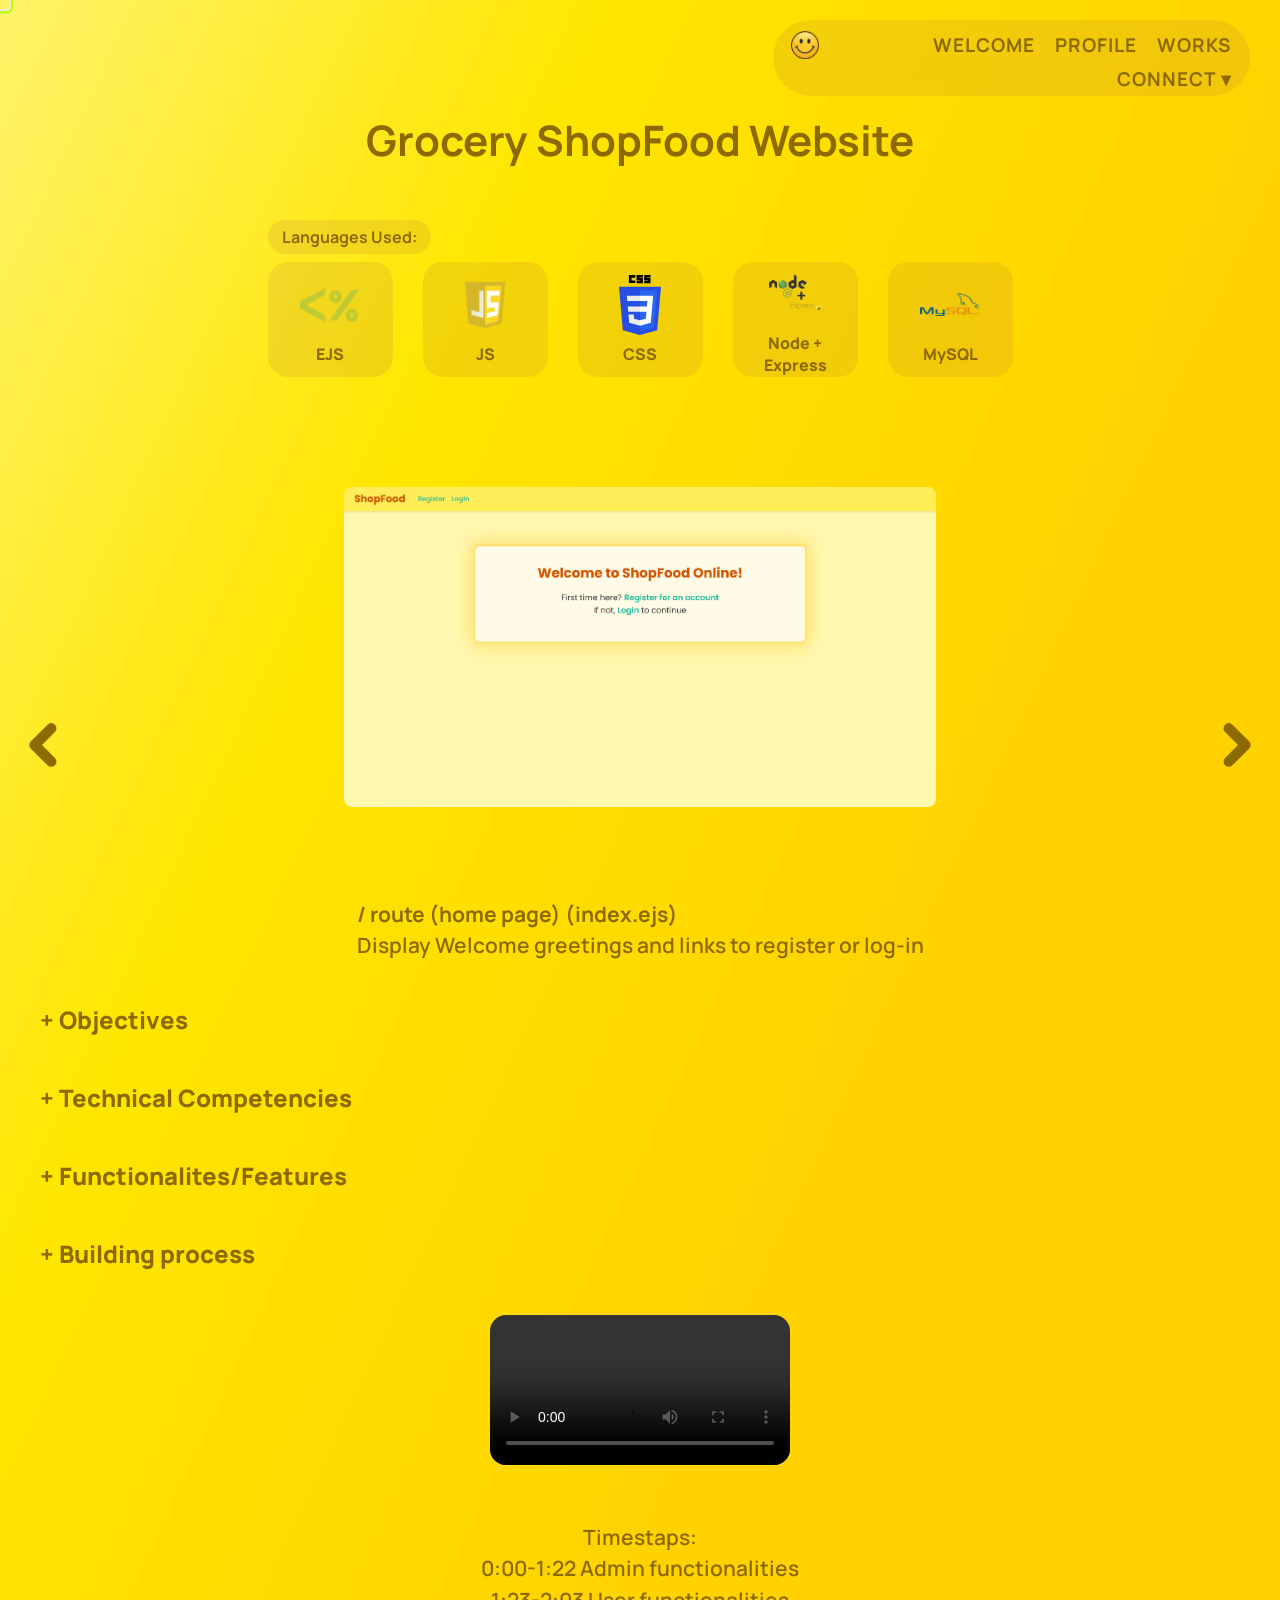
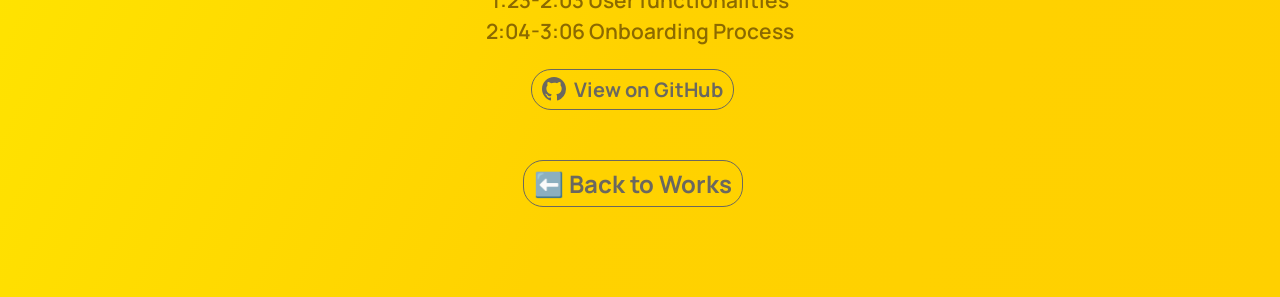
<file: development2.html>
<!DOCTYPE html>
<html>

<head>
    <meta name="viewport" content="width=device-width, initial-scale=1.0">
    <title>Made By Dylan</title>
    <link rel="stylesheet" href="styles/main.css">
    <link rel="stylesheet" href="styles/d3d.css">
</head>

<body>

    <div class="topnav">
        <img src="logos/logo.png" alt="Logo" class="nav-logo">
        <a href="home.html">WELCOME</a>
        <a href="about.html">PROFILE</a>
        <a href="portfolio.html">WORKS</a>

        <div class="dropdown">
            <a href="#">CONNECT ▾</a>
            <div class="dropdown-content">
                <a href="mailto:23021395@myrp.edu.sg">
                    <svg viewBox="0 0 24 24" class="nav-icon">
                        <path
                            d="M4 4h16c1.1 0 2 .9 2 2v12c0 1.1-.9 2-2 2H4c-1.1 0-2-.9-2-2V6c0-1.1.9-2 2-2zm8 7L4 6v12h16V6l-8 5z" />
                    </svg>
                    <span>Email</span>
                </a>

                <a href="https://linkedin.com/in/chin-ding-rui-dylan-0a8712276/" target="_blank">
                    <svg viewBox="0 0 24 24" class="nav-icon icon-linkedin">
                        <path
                            d="M20.4 20.4h-3.6v-5.6c0-1.3 0-3-1.8-3s-2.1 1.4-2.1 2.9v5.7H9.3V9h3.4v1.6h.1c.5-.9 1.7-1.9 3.5-1.9 3.7 0 4.4 2.4 4.4 5.6v6.1zM5.3 7.4a2.1 2.1 0 1 1 0-4.2 2.1 2.1 0 0 1 0 4.2zM7.1 20.4H3.6V9h3.5z" />
                    </svg>
                    <span>LinkedIn</span>
                </a>

                <a href="https://github.com/dylanxyz973" target="_blank">
                    <svg viewBox="0 0 24 24" class="nav-icon">
                        <path
                            d="M12 .5C5.7.5.5 5.7.5 12c0 5.1 3.3 9.4 7.9 10.9.6.1.8-.3.8-.6v-2.2c-3.2.7-3.9-1.4-3.9-1.4-.5-1.3-1.2-1.6-1.2-1.6-1-.7.1-.7.1-.7 1.1.1 1.7 1.1 1.7 1.1 1 .1.8 1.8 2.8 1.3.1-.7.4-1.3.7-1.6-2.6-.3-5.4-1.3-5.4-5.8 0-1.3.5-2.4 1.2-3.2-.1-.3-.5-1.5.1-3.1 0 0 1-.3 3.3 1.2a11.4 11.4 0 0 1 6 0c2.3-1.5 3.3-1.2 3.3-1.2.6 1.6.2 2.8.1 3.1.8.8 1.2 1.9 1.2 3.2 0 4.5-2.8 5.5-5.4 5.8.4.3.8 1 .8 2v3c0 .3.2.7.8.6A11.5 11.5 0 0 0 23.5 12C23.5 5.7 18.3.5 12 .5z" />
                    </svg>
                    <span>GitHub</span>
                </a>
            </div>
        </div>
    </div>

    <section class="display">

        <h2>Grocery ShopFood Website</h2>

        <div class="tool-section">
            <div class="label-box">Languages Used:</div>
            <div class="tool-box-container">
                <div class="tool-box">
                    <img src="logos/ejs.png" alt="EJS">
                    <div>EJS</div>
                </div>
                <div class="tool-box">
                    <img src="logos/js.webp" alt="JS">
                    <div>JS</div>
                </div>
                <div class="tool-box">
                    <img src="logos/css.svg" alt="CSS">
                    <div>CSS</div>
                </div>
                <div class="tool-box">
                    <img src="logos/node.png" alt="JavaScript">
                    <div>Node + Express</div>
                </div>
                <div class="tool-box">
                    <img src="logos/SQL.png" alt="sql">
                    <div>MySQL</div>
                </div>
            </div>
        </div>

        <div class="gallery-section">

            <div class="gallery">
                <img src="pictures/d2home.png" class="gallery-item" alt="Home Page" data-src="pictures/d2home.png"
                    data-label="Home Page">
                <img src="pictures/d2reg.png" class="gallery-item" alt="NaN" data-src="pictures/d2reg.png"
                    data-label="Register">
                <img src="pictures/d2login.png" class="gallery-item" alt="NaN" data-src="pictures/d2login.png"
                    data-label="Login Page">
                <img src="pictures/d2shop.png" class="gallery-item" alt="Edit Page" data-src="pictures/d2shop.png"
                    data-label="Shop Page">
                <img src="pictures/d2cart.png" class="gallery-item" alt="Cart Page" data-src="pictures/d2cart.png"
                    data-label="Cart Page">
                <img src="pictures/d2inv.png" class="gallery-item" alt="NaN" data-src="pictures/d2inv.png"
                    data-label="Inventory Page">
                <img src="pictures/d2addinv.png" class="gallery-item" alt="NaN" data-src="pictures/d2addinv.png"
                    data-label="Add Product Page">
                <img src="pictures/d2upinv.png" class="gallery-item" alt="NaN" data-src="pictures/d2upinv.png"
                    data-label="Update Product Page">
            </div>

            <!-- Navigation Arrows -->
            <div id="prev" class="nav left">
                <svg viewBox="0 0 24 24">
                    <polyline points="15 4 7 12 15 20" />
                </svg>
            </div>

            <div id="next" class="nav right">
                <svg viewBox="0 0 24 24">
                    <polyline points="9 4 17 12 9 20" />
                </svg>
            </div>
        </div>


        <div class="details">
            <p class="detail-item"><strong>/ route (home page) (index.ejs)</strong><br>
                Display Welcome greetings and links to register or log-in<br></p>

            <p class="detail-item"><strong>/register route (register.ejs)</strong><br>
                Compulsory registration for all new admins and new users with required fields:<br>
                • Username<br>
                • Email<br>
                • Password<br>
                • Address<br>
                • Contact Number<br>
                • Role (dropdown choose user or admin)<br><br>
                If password is shorter than 6 characters, a message appears to inform users that password should be at
                least 6 or more characters in length.
                <br><br>
            </p>

            <p class="detail-item"><strong>/login route (login.ejs)</strong><br>
                Log-in page for both admins and users requiring these two fields:<br>
                • Email<br>
                • Password<br><br>
                Log-in and log-out functionality for both users and admins<br>
            </p>

            <p class="detail-item"><strong>/shopping route (shopping.ejs) [User]</strong><br>
                View available products with its name, price, quantity available, quantity selection (dropdown of up to
                5)
                and the option to buy them.<br>
                Clicking the product name allow them to view the product details<br>
                Add products to cart by clicking buy products<br><br>
            </p>

            <p class="detail-item"><strong>/cart route (cart.ejs) [User]</strong><br>
                See the products that are in the cart with its quantity, total cost and image<br>
                Final total is displayed with a back to shopping link to redirect to shopping.ejs<br><br>
            </p>

            <p class="detail-item"><strong>/inventory route (inventory.ejs) [Admin]</strong><br>
                Similar to shopping.ejs but with option to either edit products or delete products with a confirmation
                prompt.<br><br>
                <br>
            </p>
            </p>

            <p class="detail-item"><strong>/addProduct route (addProduct.ejs) [Admin]</strong><br>
                Add new products to inventory with the following fields:<br>
                • Product Name<br>
                • Quantity<br>
                • Price ($)<br>
                • Product Image<br><br>
                Upon clicking Add product button, a new product would be added to bottom which can be viewed on
                the inventory.ejs (admins) or shopping.ejs (users)<br><br>
            </p>

            <p class="detail-item"><strong>/updateProduct/:id route (updateProduct.ejs) [Admin]</strong><br>
                Update (edit) the product details with pre-populated fields from existing product information:<br>
                • Product Name<br>
                • Quantity<br>
                • Price ($)<br>
                • Current Image<br>
                • Upload New Image<br><br>
                Admins would be redirected to the inventory.ejs upon clicking update product button<br>
                Otherwise, if no changes needed to be made admins can click return to inventory button to return to
                inventory page<br><br>
            </p>

        </div>
        </div>


        <h5>Objectives</h5>

        <p>
            To design and develop a functional web-based shopping system that allows users to view products and manage a
            cart. The project aims to support dynamic content rendering, persistent data storage, and full CRUD
            operations for
            product management.
            Additionally, the system is designed to implement role-based access control to clearly separate user and
            admin functionalities.
        </p>

        <h5>Technical Competencies</h5>

        <p>
            <strong>Backend Development</strong><br><br>
            • Designed and managed server-side routing and middleware in app.js<br>
            • Implemented CRUD operations for products and user data<br>
            • Built role-based authorisation to sort access between users and admins<br>
            • Usage of MySQL to store and retrieve user, product/inventory and cart data<br>
            • Image upload and update functionality for adding new products<br>
            • Displayed product images dynamically in shopping and inventory pages<br>
            • Structured database tables to support users, admins, products, and inventory<br><br>

            <strong>Authentication & Security</strong><br><br>
            • Implemented user registration and login system<br>
            • Enforced password length validation<br>
            • Register roles by either users and admins<br>
            • Manage session-based login and logout functionality<br><br>

            <strong>Frontend Development</strong><br><br>
            • Developed a web application using Node.js and Express.js with css for styling<br>
            • Utilised EJS templating to render dynamic content<br>
            • Passed backend data to frontend views for real-time updates<br>
            • Built reusable layouts such as navigation bars<br>
            • Displayed conditional content based on user roles<br><br>

            <strong>User Experience & Interface Design</strong><br><br>
            • Designed a clear navigation flow from onboarding to shopping and inventory<br>
            • Implemented hover effects to improve usability and visual feedback<br>
            • Structured navigation for both user-end and admin-end<br>
            • Ensure user-friendly forms, easily readable fonts and intutive layouts using simple CSS<br><br>

            <strong>Problem Solving & Project Development</strong><br><br>
            • Planned and completed a functional website within 2 days<br>
            • Debugged routing, authentication, and data flow issues independently<br>
            • Applied classroom concepts into a working real-world application<br>
            • Adapted features based on project limitations and time constraints<br>

        </p>

        <h5>Functionalites/Features</h5>

        <p>
            <strong>Navbar</strong><br>
            Role-based feature access, navigation options are displayed based on account role ensuring users and admins
            only access functionalities relevant to their authentication.<br><br>
            • Click "Logout" which directs back to onboarding page [Users and Admins]<br>
            • Click "View Cart" which directs to cart page [Users]<br>
            • Click "Add Product" which directs to addProduct page [Admins] <br><br>

            <strong>Shopping & Cart Behaviour</strong><br>
            The cart dynamically reflects selected products, quantities and total cost. Thus, allowing users to review
            their selection before returning to the shopping page.<br><br>

            <strong>Dynamic Content Display</strong><br>
            Product listings and user greetings are based on user account role providing a personalised
            experience.<br><br>

            <strong>Pratical Enhancements<br></strong>
            • shopping.ejs page and inventory.ejs page display Welcome, username (role).<br>
            • Buttons and Product on Hover will change colour to enhance attention.<br>
            • A pop up browser warning delete prompt to confirm deletion.
        </p>

        <h5>Building process</h5>

        <p>
            This project was completed within a 2-day timeline and is my first functional website I created.<br>
            I focused on implementing core functionalities with a simple and user-friendly design using basic CSS.<br>
            Given more time, I would have enhance the visual styling to better resemble a real-world supermarket website
            and implement additional features.<br>
            Something to note: A design consideration is that admin accounts are restricted to admin functionalities
            only which requires a separate user account to access user features.<br><br>
            Watch the video to see how the website works!
        </p>

        <div class="modal" id="modal">

            <!-- Close cross -->
            <span class="close" id="modalClose">
                <svg viewBox="0 0 24 24" aria-hidden="true">
                    <line x1="6" y1="6" x2="18" y2="18" />
                    <line x1="18" y1="6" x2="6" y2="18" />
                </svg>
            </span>

            <!-- Modal Image -->
            <div class="modal-img-wrapper">
                <img class="modal-content" id="modal-img" alt="Expanded view">
            </div>

        </div>

        <div class="video">
            <video controls width="100%">
                <source src="videos/dev2.mp4" type="video/mp4">
            </video>
        </div>

        <p class="p-center">
            Timestaps:<br>
            0:00-1:22 Admin functionalities<br>
            1:23-2:03 User functionalities<br>
            2:04-3:06 Onboarding Process
        </p>


        <!-- Simple link with GitHub logo -->
        <a href="https://github.com/dylanxyz973/SupermarketWebsite" target="_blank" rel="noopener"
            class="external-link">
            <!-- GitHub logo SVG -->
            <svg height="24" width="24" viewBox="0 0 16 16" fill="currentColor" class="github-logo">
                <path fill-rule="evenodd" d="M8 0C3.58 0 0 3.58 0 8c0 3.54 
    2.29 6.53 5.47 7.59.4.07.55-.17.55-.38 
    0-.19-.01-.82-.01-1.49-2.01.37-2.53-.49
    -2.69-.94-.09-.23-.48-.94-.82-1.13-.28-.15-.68-.52
    -.01-.53.63-.01 1.08.58 1.23.82.72 1.21 
    1.87.87 2.33.66.07-.52.28-.87.51-1.07
    -1.78-.2-3.64-.89-3.64-3.95 
    0-.87.31-1.59.82-2.15-.08-.2-.36-1.02.08-2.12 
    0 0 .67-.21 2.2.82a7.68 7.68 0 0 1 2-.27
    c.68 0 1.36.09 2 .27 1.53-1.04 2.2-.82 
    2.2-.82.44 1.1.16 1.92.08 2.12.51.56.82 
    1.27.82 2.15 0 3.07-1.87 3.75-3.65 
    3.95.29.25.54.73.54 1.48 0 1.07-.01 
    1.93-.01 2.2 0 .21.15.46.55.38A8.013 
    8.013 0 0 0 16 8c0-4.42-3.58-8-8-8z" />
            </svg>
            View on GitHub
        </a>


        <a href="portfolio.html" class="back-link">⬅️ Back to Works</a>

    </section>

    <div class="custom-cursor">
        <div class="cursor-shape"></div>
    </div>

    <script src="js/cursor.js"></script>
    <script src="js/gallery.js"></script>
    <script src="js/show.js"></script>
    <script src="js/carousel.js"></script>

</body>

</html>
</file>
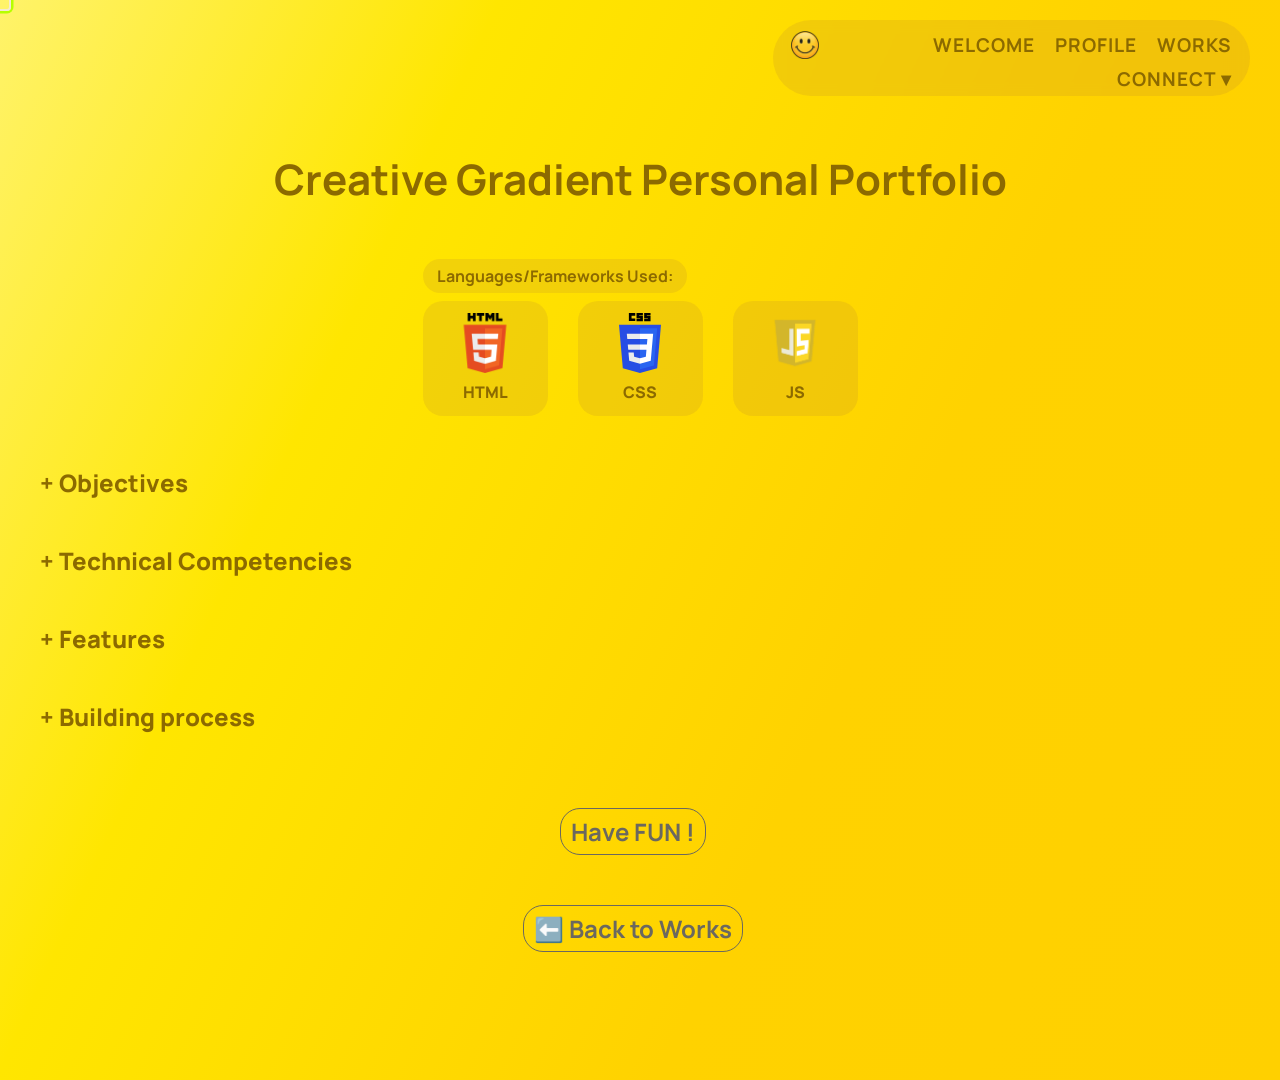
<file: development7.html>
<!DOCTYPE html>
<html>

<head>
    <meta name="viewport" content="width=device-width, initial-scale=1.0">
    <title>Made By Dylan</title>
    <link rel="stylesheet" href="styles/main.css">
    <link rel="stylesheet" href="styles/d3d.css">
</head>

<body>
    <div class="topnav">
        <img src="logos/logo.png" alt="Logo" class="nav-logo">
        <a href="home.html">WELCOME</a>
        <a href="about.html">PROFILE</a>
        <a href="portfolio.html">WORKS</a>

        <div class="dropdown">
            <a href="#">CONNECT ▾</a>
            <div class="dropdown-content">
                <a href="mailto:23021395@myrp.edu.sg">
                    <svg viewBox="0 0 24 24" class="nav-icon">
                        <path
                            d="M4 4h16c1.1 0 2 .9 2 2v12c0 1.1-.9 2-2 2H4c-1.1 0-2-.9-2-2V6c0-1.1.9-2 2-2zm8 7L4 6v12h16V6l-8 5z" />
                    </svg>
                    <span>Email</span>
                </a>

                <a href="https://linkedin.com/in/chin-ding-rui-dylan-0a8712276/" target="_blank">
                    <svg viewBox="0 0 24 24" class="nav-icon icon-linkedin">
                        <path
                            d="M20.4 20.4h-3.6v-5.6c0-1.3 0-3-1.8-3s-2.1 1.4-2.1 2.9v5.7H9.3V9h3.4v1.6h.1c.5-.9 1.7-1.9 3.5-1.9 3.7 0 4.4 2.4 4.4 5.6v6.1zM5.3 7.4a2.1 2.1 0 1 1 0-4.2 2.1 2.1 0 0 1 0 4.2zM7.1 20.4H3.6V9h3.5z" />
                    </svg>
                    <span>LinkedIn</span>
                </a>

                <a href="https://github.com/dylanxyz973" target="_blank">
                    <svg viewBox="0 0 24 24" class="nav-icon">
                        <path
                            d="M12 .5C5.7.5.5 5.7.5 12c0 5.1 3.3 9.4 7.9 10.9.6.1.8-.3.8-.6v-2.2c-3.2.7-3.9-1.4-3.9-1.4-.5-1.3-1.2-1.6-1.2-1.6-1-.7.1-.7.1-.7 1.1.1 1.7 1.1 1.7 1.1 1 .1.8 1.8 2.8 1.3.1-.7.4-1.3.7-1.6-2.6-.3-5.4-1.3-5.4-5.8 0-1.3.5-2.4 1.2-3.2-.1-.3-.5-1.5.1-3.1 0 0 1-.3 3.3 1.2a11.4 11.4 0 0 1 6 0c2.3-1.5 3.3-1.2 3.3-1.2.6 1.6.2 2.8.1 3.1.8.8 1.2 1.9 1.2 3.2 0 4.5-2.8 5.5-5.4 5.8.4.3.8 1 .8 2v3c0 .3.2.7.8.6A11.5 11.5 0 0 0 23.5 12C23.5 5.7 18.3.5 12 .5z" />
                    </svg>
                    <span>GitHub</span>
                </a>
            </div>
        </div>
    </div>

    <section class="display">

        <h2>Creative Gradient Personal Portfolio</h2>

        <div class="tool-section">
            <div class="label-box">Languages/Frameworks Used:</div>
            <div class="tool-box-container">
                <div class="tool-box">
                    <img src="logos/html.png" alt="React Native">
                    <div>HTML</div>
                </div>
                <div class="tool-box">
                    <img src="logos/css.svg" alt="Expo Go">
                    <div>CSS</div>
                </div>
                <div class="tool-box">
                    <img src="logos/js.webp" alt="Expo Go">
                    <div>JS</div>
                </div>
            </div>
        </div>

        <h5>Objectives</h5>

        <p>
            The objective of this project is to design and develop a creative personal portfolio website
            that showcases my projects, skills, and technical competencies.
            The portfolio demonstrates my front-end development abilities while applying UI/UX principles,
            good design practices and interactive features to create a functional and visually engaging portfolio.
        </p>

        <h5>Technical Competencies</h5>

        <p>

            <strong>Front-End Web Development (HTML)</strong><br><br>
            • Developed web pages using HTML<br>
            • Applied page sectioning to organise content clearly<br>
            • Ensured creative and intuitive page layout structure<br><br>

            <strong>Styling & Layout Design (CSS)</strong><br><br>
            • Designed structured layouts using Flexbox alignment and CSS positioning<br>
            • Managed spacing using margin and padding to improve readability<br>
            • Implemented hover effects for interactive components to enhance interactive feedback<br>
            • Maintained consistent typography, visual theme and visual hierarchy across pages<br>
            • Controlled image dimensions and implemented a gallery-style layout to display work images<br><br>

            <strong>JavaScript Interactivity</strong><br><br>
            • Implemented dynamic interactions using DOM manipulation<br>
            • Added event listeners for navigation controls and user interactions<br>
            • Implemented category filtering logic to dynamically display portfolio items<br>
            • Created interactive image galleries with clickable navigation arrows<br>
            • Enhanced user experience through responsive navigation behaviour<br><br>

            <strong>User Interface & Visual Design</strong><br><br>
            • Designed a visually engaging layout using multicoloured gradient background images<br>
            • Integrated icons and images to visually represent technical skills<br>
            • Styled navigation arrows and interactive elements for usability<br><br>

            <strong>Visual Concept</strong><br><br>
            • Utilised multicoloured gradient background images establishing a vibrant visual theme<br>
            • Inserted images and icons to improve visual engagement<br>
            • Designed a consistent visual identity across pages reinforcing personal branding<br><br>

            <strong>Project Structure & Code Management Skills</strong><br><br>
            • Organised project files into structured folders (images, logos, scripts, styles)<br>
            • Maintained readable and well-structured code for scalability<br>
            • Figured out layout and positioning issues during development<br><br>

            <strong>Research Skills</strong><br><br>
            • Researched suitable theme directions for portfolio design<br>
            • Explored portfolio layout inspirations from existing portfolio websites<br>
            • Tested different gradient styles and evaluated which best matched the intended theme<br>
            • Experimented with different layouts and design approaches<br><br>

            <strong>Design Development Skills</strong><br><br>
            • Collected and documented good visual ideas from various design references<br>
            • Planned page structure and navigation flow before development<br>
            • Experimented with multiple layout concepts before selecting the final design direction<br>
            • Evaluated design decisions primarily focusing on usability and readability<br>

        </p>

        <h5>Features</h5>

        <p>

            <strong>Navbar</strong><br>
            • Navigation between each different pages <br>
            • Links enhanced with outline to ensure it standout among the gradient background<br>
            • Dropdown on connect link to navigate to different contact links <br><br>

            <strong>Home Page</strong><br>
            • Greeted by a hero banner<br>
            • Hero quote display<br>
            • Short about introduction (Name, diploma, passion statement)<br>
            • Featured works (three, toggle to see each one using arrows)<br>
            • Contact section (three links on the left, footer disclaimer on the right)<br><br>

            <strong>About Page</strong><br>
            • Start with picture of myself and four short facts<br>
            • Consists of 5 question-and-answer of different topics for each question
            which is implemented using a toggle interaction<br>
            • Each question reveals a detailed answer when clicked<br>
            • Thoughtfully designed in a such a way that opening a new question automatically collapses the previous one
            <br><br>

            <strong>Portfolio Page</strong><br>
            • Filter buttons to toggle to display a different category of work<br>
            • Three filtering categories: All, Design, and Development<br>
            • All is set as default filter<br>
            • The active filter<br>
            • Display 9 projects (2 design projects and 7 development projects)<br><br>

            <strong>Individual Work Page</strong><br>
            • Indicate which language/tools/platforms are used in creating the project<br>
            • Detailed write up of each works consisting of<br>
            - Objectives<br>
            - Technical Competencies<br>
            - Functionalites/Features<br>
            - Building process<br>
            • Includes supporting images and videos showcasing the work<br>
            • Link to view appropriate document<br><br>

            <strong>Unique Design Identity</strong><br>

            • Webpage links styled to resemble coding logic (if-else Python style) to reflect an IT student identity<br>
            • Frosted glass style cards and navigation bar improve readability against colourful gradient
            background<br>
            • Established a consistent personal branding style throughout the website<br>
            • Each page features a different gradient background image to give the website a dynamic visual feeling
            while intriguing attention<br>
            • Animated logo reinforces a youthful and energetic design identity<br>
        </p>

        <h5>Building process</h5>

        <p>
            This portfolio was developed across a period of 24 weeks (two semesters) with the goal of establishing a
            personal identity as either a designer or an application developer.<br><br>

            The first 12 weeks (first semester) focused mainly on experimentation with different various schemes and
            idea generation while conceptualisng feasible ideas.
            During this phase, I explored various layout possibilities and design styles
            while also developing a stronger understanding of design vocabulary and visual composition.<br><br>

            The next 12 weeks (second semester) involved the website development under the supervision of a portfolio
            supervisor.
            With some guidance, I was able to refine the concept and gain a clearer understanding of what content
            is appropriate for a professional portfolio that will be used for internship or job interviews.<br><br>


            Throughout the development process, I had several misunderstandings of a sytlish design concept and executing my
            concept was rather challeniging as I opted for an unconventional styling and layout. Multicoloured gradient background
            images was preferred instead of multicoloured CSS gradients to maintain consistent colour harmony and visual quality across
            different pages<br><br>


            Why did I chose to apply a multicoloured gradient styling as I feel it gives a personality of being vibrant
            and energetic yet modernised which is importang key consideration during development was balancing visual creativity with usability. While the gradient theme helped create a vibrant visual identity, 
            careful adjustments were needed to ensure that text remained readable and that important content remained clear to users.
            Meticulous attention was given to ensure text readability and finding a suitable font colour was a main
            concern.
            Page Navigation and interactivity such as filters, image galleries, and toggle sections were important features that I was part of the
            execution which allows users to explore the portfolio content in a well meaningful and engaging manner.
            During development, I encountered multiple positioning challenges such as wrong placement of elements which
            is because of multiple CSS layout techniques.<br><br>

            Overall, the development process helped me strengthen both my technical implementation skills and my
            understanding of design decisions required when building a creative professional portfolio website.
            <br><br>

        </p>

        <a href="https://dylanxyz973.github.io/TheGradianttDaylan/home.html" class="back-link">Have FUN !</a>

        <a href="portfolio.html" class="back-link">⬅️ Back to Works</a>

    </section>

    <div class="custom-cursor">
        <div class="cursor-shape"></div>
    </div>

    <script src="js/cursor.js"></script>
    <script src="js/show.js"></script>

</body>

</html>
</file>
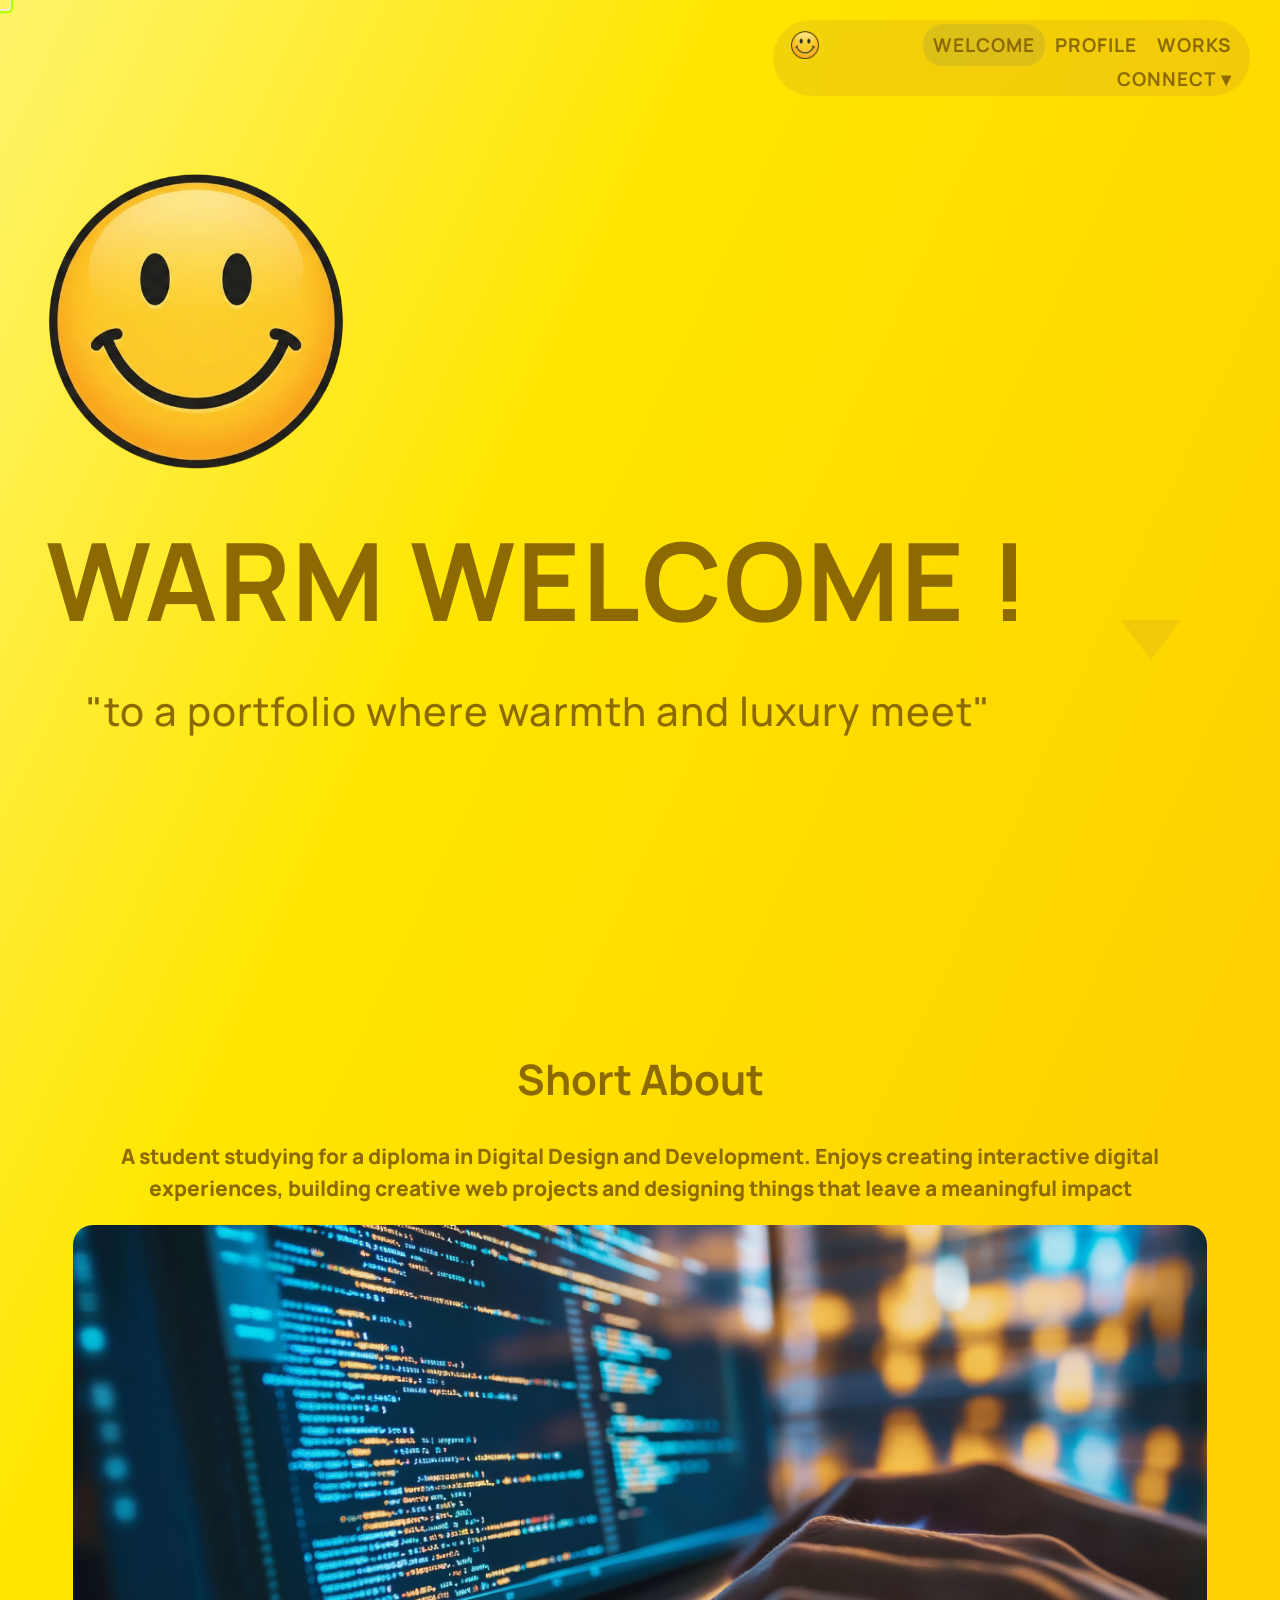
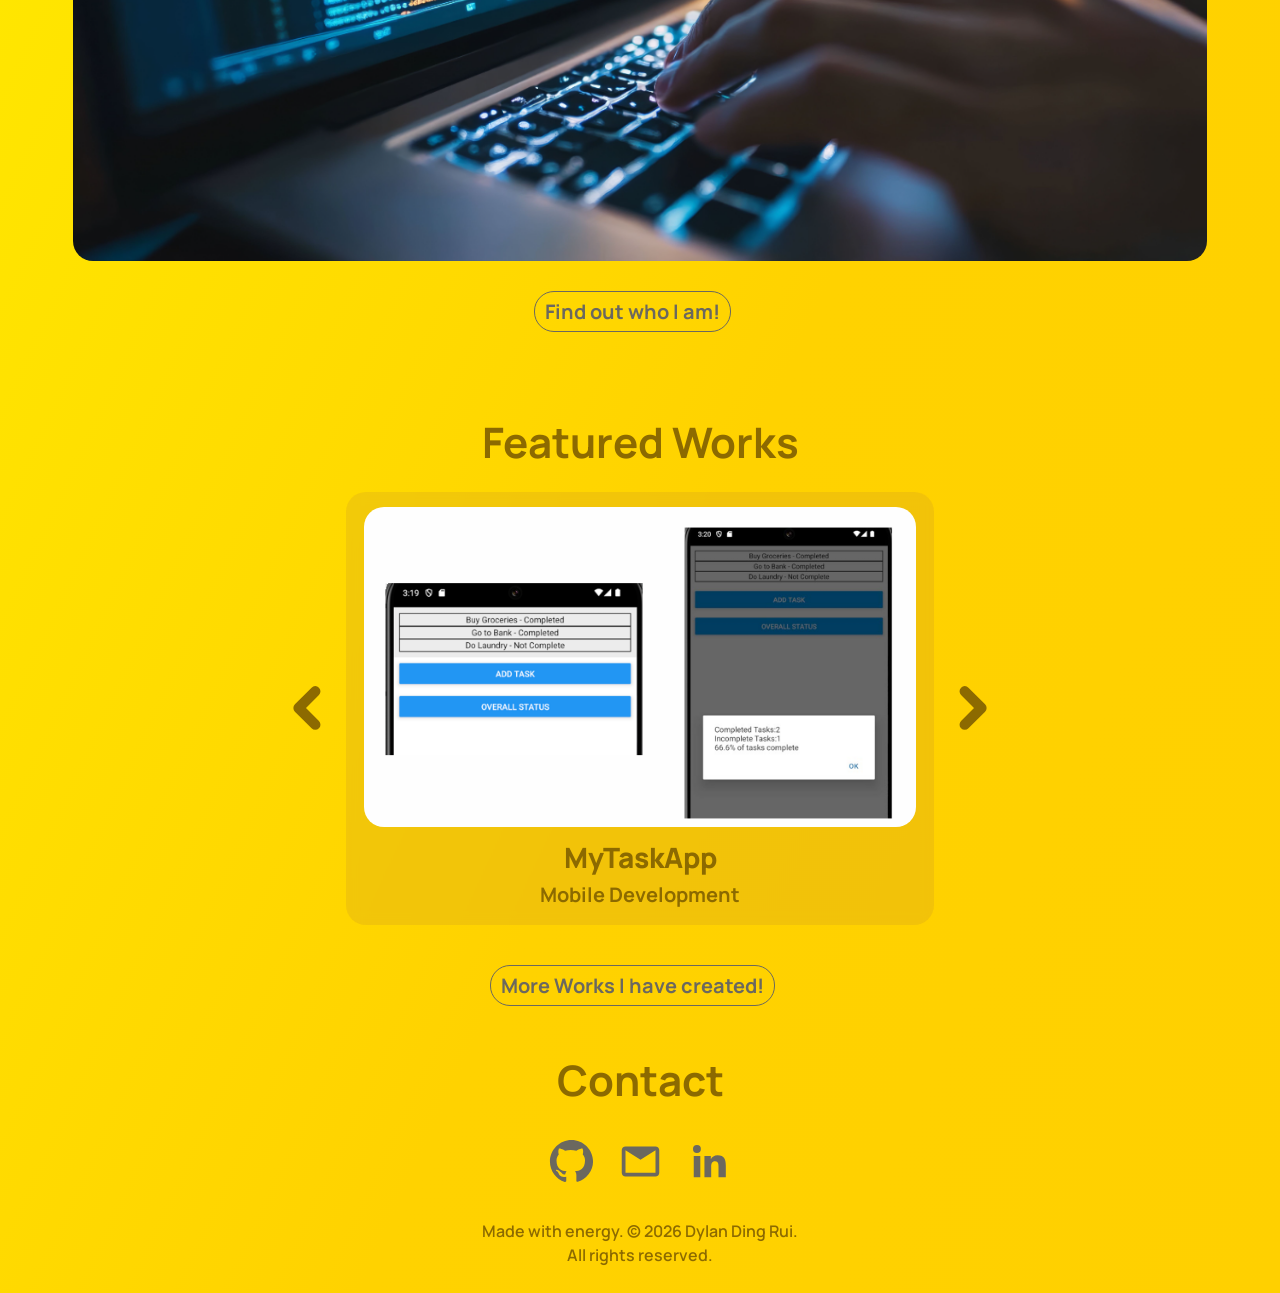
<file: home.html>
<!DOCTYPE html>
<html>

<head>
    <meta name="viewport" content="width=device-width, initial-scale=1.0">
    <title>Made By Dylan</title>
    <link rel="stylesheet" href="styles/main.css">
    <link rel="stylesheet" href="styles/home.css">
</head>


<div class="topnav">
    <img src="logos/logo.png" alt="Logo" class="nav-logo">
    <a href="#" class="active">WELCOME</a>
    <a href="about.html">PROFILE</a>
    <a href="portfolio.html">WORKS</a>

    <div class="dropdown">
        <a href="#">CONNECT ▾</a>
        <div class="dropdown-content">
            <a href="mailto:23021395@myrp.edu.sg">
                <svg viewBox="0 0 24 24" class="nav-icon">
                    <path
                        d="M4 4h16c1.1 0 2 .9 2 2v12c0 1.1-.9 2-2 2H4c-1.1 0-2-.9-2-2V6c0-1.1.9-2 2-2zm8 7L4 6v12h16V6l-8 5z" />
                </svg>
                <span>Email</span>
            </a>

            <a href="https://linkedin.com/in/chin-ding-rui-dylan-0a8712276/" target="_blank">
                <svg viewBox="0 0 24 24" class="nav-icon icon-linkedin">
                    <path
                        d="M20.4 20.4h-3.6v-5.6c0-1.3 0-3-1.8-3s-2.1 1.4-2.1 2.9v5.7H9.3V9h3.4v1.6h.1c.5-.9 1.7-1.9 3.5-1.9 3.7 0 4.4 2.4 4.4 5.6v6.1zM5.3 7.4a2.1 2.1 0 1 1 0-4.2 2.1 2.1 0 0 1 0 4.2zM7.1 20.4H3.6V9h3.5z" />
                </svg>
                <span>LinkedIn</span>
            </a>

            <a href="https://github.com/dylanxyz973" target="_blank">
                <svg viewBox="0 0 24 24" class="nav-icon">
                    <path
                        d="M12 .5C5.7.5.5 5.7.5 12c0 5.1 3.3 9.4 7.9 10.9.6.1.8-.3.8-.6v-2.2c-3.2.7-3.9-1.4-3.9-1.4-.5-1.3-1.2-1.6-1.2-1.6-1-.7.1-.7.1-.7 1.1.1 1.7 1.1 1.7 1.1 1 .1.8 1.8 2.8 1.3.1-.7.4-1.3.7-1.6-2.6-.3-5.4-1.3-5.4-5.8 0-1.3.5-2.4 1.2-3.2-.1-.3-.5-1.5.1-3.1 0 0 1-.3 3.3 1.2a11.4 11.4 0 0 1 6 0c2.3-1.5 3.3-1.2 3.3-1.2.6 1.6.2 2.8.1 3.1.8.8 1.2 1.9 1.2 3.2 0 4.5-2.8 5.5-5.4 5.8.4.3.8 1 .8 2v3c0 .3.2.7.8.6A11.5 11.5 0 0 0 23.5 12C23.5 5.7 18.3.5 12 .5z" />
                </svg>
                <span>GitHub</span>
            </a>
        </div>
    </div>
</div>

<section class="home-section">

    <div class="hero-content">
        <img src="logos/logo.png" alt="My Logo" class="hero-logo">
        <div class="hero-text">
            <h1 class="hero-title">WARM WELCOME !</h1>
            <h2 class="hero-subtitle">"to a portfolio where warmth and luxury meet"</h2>
        </div>
        <a href="#about-row" class="arrow-link">
            <div class="downward-arrow"></div>
        </a>
    </div>


    <div class="about-row" id="about-row">
        <h2>Short About</h2>
        <p>A student studying for a diploma in Digital Design and Development.
            Enjoys creating interactive digital experiences, building creative web projects and designing things
            that leave a
            meaningful impact</p>

        <img src="abtpicture/Code.jpg" alt="project image">
    </div>

    </div>
    <a href="about.html">Find out who I am!</a>


    <section class="work-section">
        <h2>Featured Works</h2>

        <div class="work-carousel">

            <div class="work-card active" data-link="development6.html">
                <img src="pictures/task.png" alt="MyTaskApp screenshot" style="width:100%; border-radius:20px;">
                <h2>MyTaskApp</h2>
                <p>Mobile Development</p>
            </div>

            <div class="work-card" data-link="development2.html">
                <img src="pictures/fruits.jpg" alt="supermarket" style="width:100%; border-radius:20px;">
                <h2>Supermarket Site</h2>
                <p>Web Development</p>
            </div>

            <div class="work-card" data-link="development7.html">
                <img src="pictures/gradylan.png" alt="React" style="width:100%; border-radius:20px;">
                <h2>Gradients!</h2>
                <p>Web Development</p>
            </div>

            <!-- Navigation Arrows -->
            <div id="prev" class="nav left nav--work">
                <svg viewBox="0 0 24 24">
                    <polyline points="15 4 7 12 15 20" />
                </svg>
            </div>

            <div id="next" class="nav right nav--work">
                <svg viewBox="0 0 24 24">
                    <polyline points="9 4 17 12 9 20" />
                </svg>
            </div>

        </div>

        <a href="portfolio.html">More Works I have created!</a>

    </section>
    <footer class="site-footer">
        <h2>Contact</h2>

        <div class="footer-icons">
            <a href="https://github.com/dylanxyz973" aria-label="GitHub">
                <svg viewBox="0 0 24 24">
                    <path
                        d="M12 .5C5.7.5.5 5.7.5 12c0 5.1 3.3 9.4 7.9 10.9.6.1.8-.3.8-.6v-2.2c-3.2.7-3.9-1.4-3.9-1.4-.5-1.3-1.2-1.6-1.2-1.6-1-.7.1-.7.1-.7 1.1.1 1.7 1.1 1.7 1.1 1 .1.8 1.8 2.8 1.3.1-.7.4-1.3.7-1.6-2.6-.3-5.4-1.3-5.4-5.8 0-1.3.5-2.4 1.2-3.2-.1-.3-.5-1.5.1-3.1 0 0 1-.3 3.3 1.2a11.4 11.4 0 0 1 6 0c2.3-1.5 3.3-1.2 3.3-1.2.6 1.6.2 2.8.1 3.1.8.8 1.2 1.9 1.2 3.2 0 4.5-2.8 5.5-5.4 5.8.4.3.8 1 .8 2v3c0 .3.2.7.8.6A11.5 11.5 0 0 0 23.5 12C23.5 5.7 18.3.5 12 .5z" />
                </svg>
            </a>

            <a href="mailto:23021395@myrp.edu.sg" aria-label="Email">
                <svg viewBox="0 0 24 24">
                    <path
                        d="M4 4h16c1.1 0 2 .9 2 2v12c0 1.1-.9 2-2 2H4c-1.1 0-2-.9-2-2V6c0-1.1.9-2 2-2zm8 7L4 6v12h16V6l-8 5z" />
                </svg>
            </a>

            <a href="https://linkedin.com/in/chin-ding-rui-dylan-0a8712276/" aria-label="LinkedIn">
                <svg viewBox="0 0 24 24">
                    <path
                        d="M20.4 20.4h-3.6v-5.6c0-1.3 0-3-1.8-3s-2.1 1.4-2.1 2.9v5.7H9.3V9h3.4v1.6h.1c.5-.9 1.7-1.9 3.5-1.9 3.7 0 4.4 2.4 4.4 5.6v6.1zM5.3 7.4a2.1 2.1 0 1 1 0-4.2 2.1 2.1 0 0 1 0 4.2zM7.1 20.4H3.6V9h3.5z" />
                </svg>
            </a>
        </div>

        <p>Made with energy. © 2026 Dylan Ding Rui.<br> All rights reserved.</p>

    </footer>
</section>

<div class="custom-cursor">
    <div class="cursor-shape"></div>
</div>

<script src="js/cursor.js"></script>
<script src="js/arrow.js"></script>

</body>

</html>
</file>
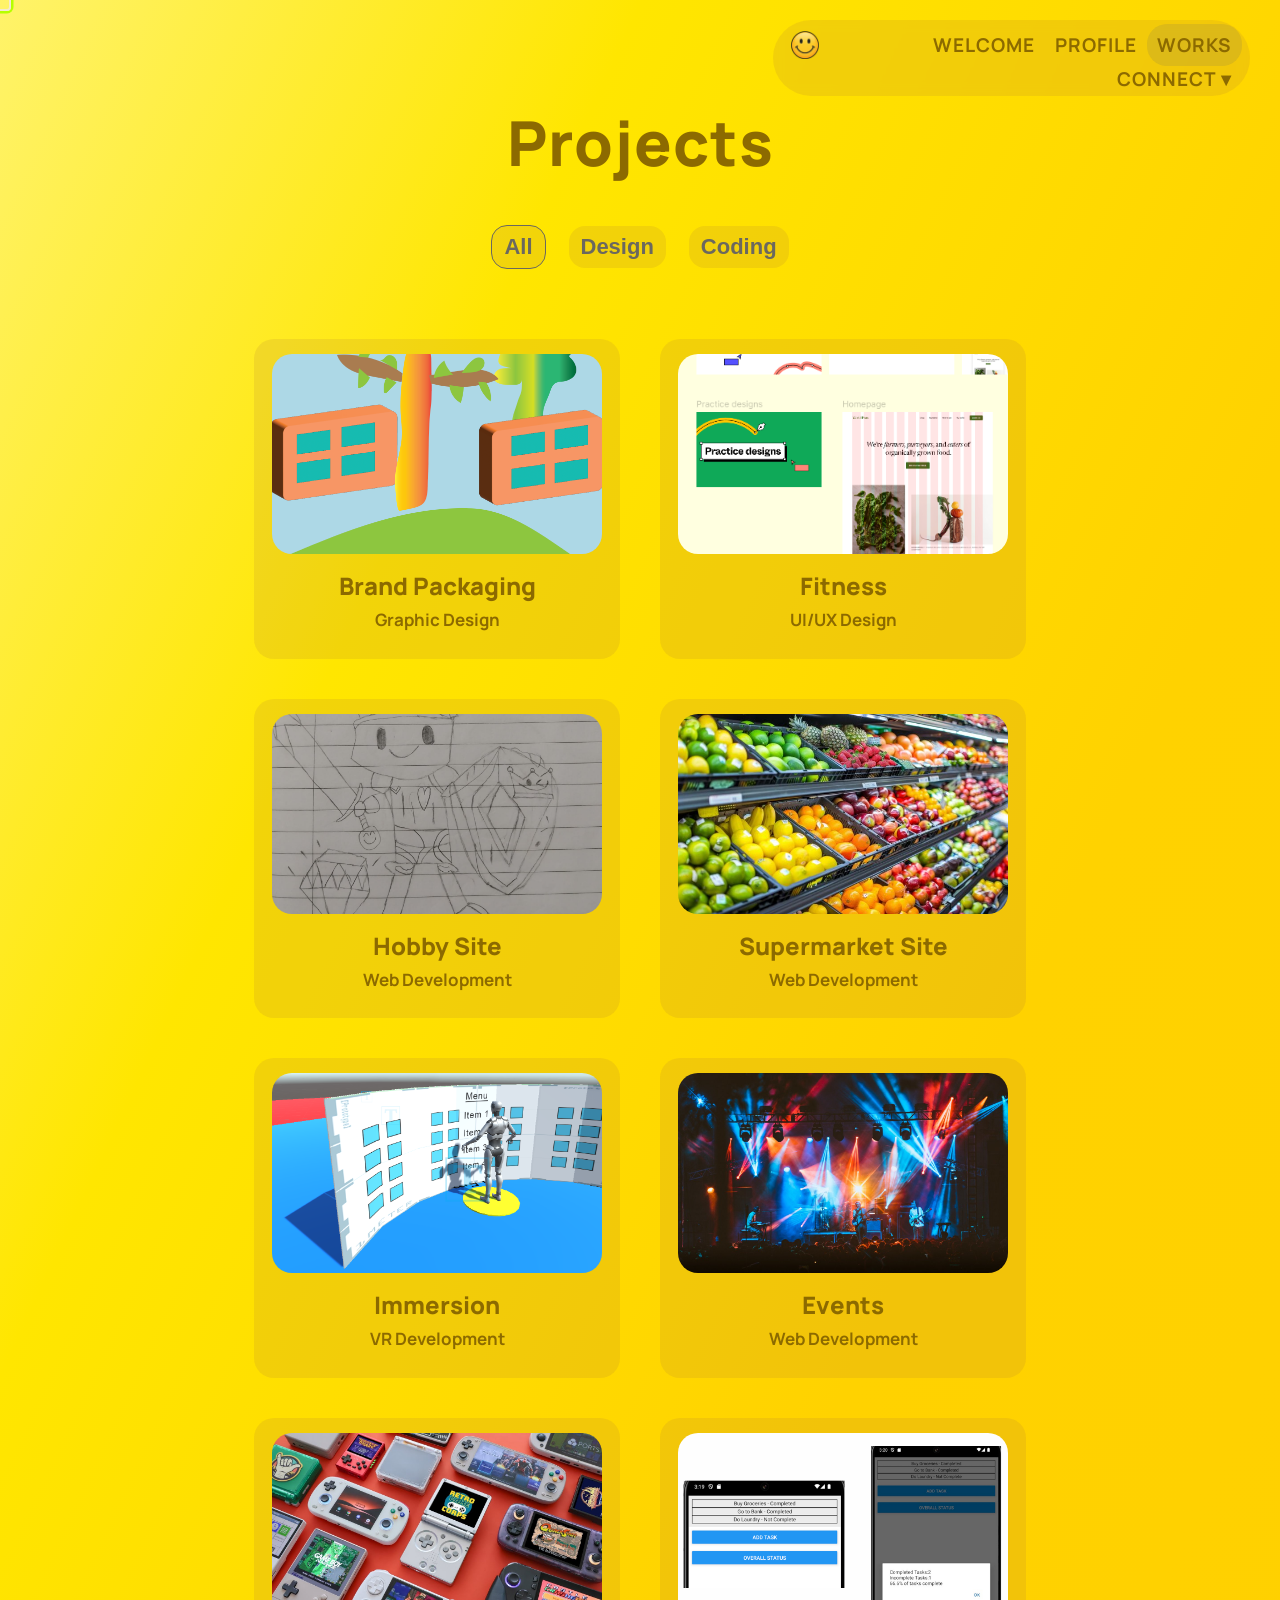
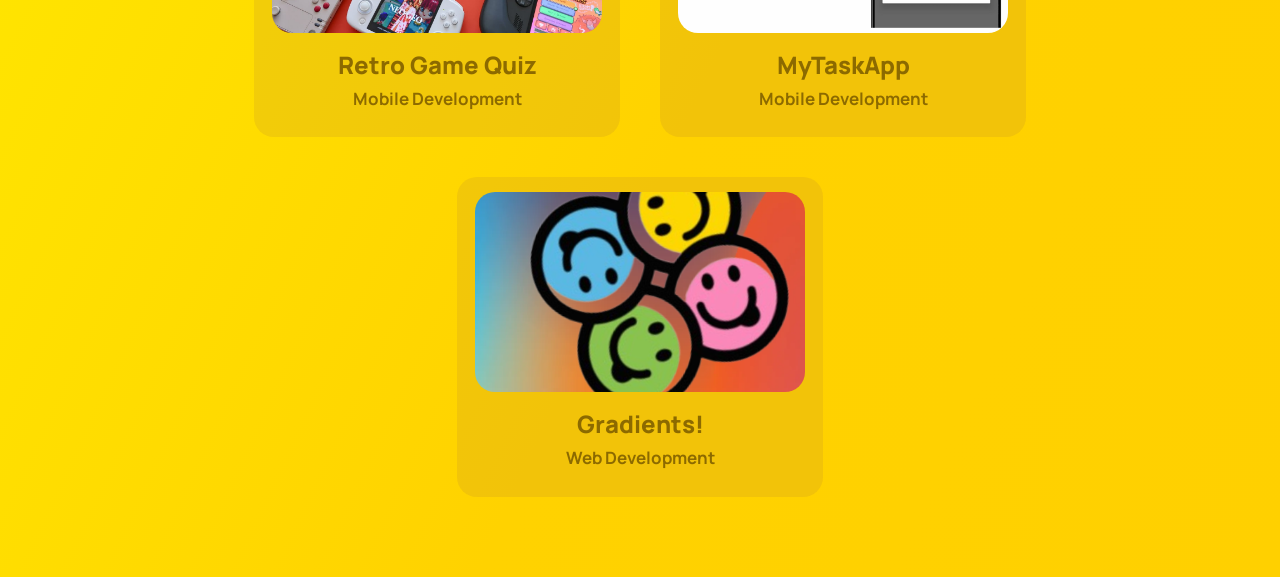
<file: portfolio.html>
<!DOCTYPE html>
<html lang="en">

<head>
  <meta name="viewport" content="width=device-width, initial-scale=1.0">
  <title>Made By Dylan</title>
  <link rel="stylesheet" href="styles/main.css">
  <link rel="stylesheet" href="styles/portfolio.css">
</head>

<body>

  <div class="topnav">
    <img src="logos/logo.png" alt="Logo" class="nav-logo">
    <a href="home.html">WELCOME</a>
    <a href="about.html">PROFILE</a>
    <a href="#" class="active">WORKS</a>

    <div class="dropdown">
      <a href="#">CONNECT ▾</a>
      <div class="dropdown-content">
        <a href="mailto:23021395@myrp.edu.sg">
          <svg viewBox="0 0 24 24" class="nav-icon">
            <path
              d="M4 4h16c1.1 0 2 .9 2 2v12c0 1.1-.9 2-2 2H4c-1.1 0-2-.9-2-2V6c0-1.1.9-2 2-2zm8 7L4 6v12h16V6l-8 5z" />
          </svg>
          <span>Email</span>
        </a>

        <a href="https://linkedin.com/in/chin-ding-rui-dylan-0a8712276/" target="_blank">
          <svg viewBox="0 0 24 24" class="nav-icon icon-linkedin">
            <path
              d="M20.4 20.4h-3.6v-5.6c0-1.3 0-3-1.8-3s-2.1 1.4-2.1 2.9v5.7H9.3V9h3.4v1.6h.1c.5-.9 1.7-1.9 3.5-1.9 3.7 0 4.4 2.4 4.4 5.6v6.1zM5.3 7.4a2.1 2.1 0 1 1 0-4.2 2.1 2.1 0 0 1 0 4.2zM7.1 20.4H3.6V9h3.5z" />
          </svg>
          <span>LinkedIn</span>
        </a>

        <a href="https://github.com/dylanxyz973" target="_blank">
          <svg viewBox="0 0 24 24" class="nav-icon">
            <path
              d="M12 .5C5.7.5.5 5.7.5 12c0 5.1 3.3 9.4 7.9 10.9.6.1.8-.3.8-.6v-2.2c-3.2.7-3.9-1.4-3.9-1.4-.5-1.3-1.2-1.6-1.2-1.6-1-.7.1-.7.1-.7 1.1.1 1.7 1.1 1.7 1.1 1 .1.8 1.8 2.8 1.3.1-.7.4-1.3.7-1.6-2.6-.3-5.4-1.3-5.4-5.8 0-1.3.5-2.4 1.2-3.2-.1-.3-.5-1.5.1-3.1 0 0 1-.3 3.3 1.2a11.4 11.4 0 0 1 6 0c2.3-1.5 3.3-1.2 3.3-1.2.6 1.6.2 2.8.1 3.1.8.8 1.2 1.9 1.2 3.2 0 4.5-2.8 5.5-5.4 5.8.4.3.8 1 .8 2v3c0 .3.2.7.8.6A11.5 11.5 0 0 0 23.5 12C23.5 5.7 18.3.5 12 .5z" />
          </svg>
          <span>GitHub</span>
        </a>
      </div>
    </div>
  </div>


  <section class="portfolio-section">

    <h1>Projects</h1>

    <div class="filter-buttons">
      <button onclick="filterItems('all', this, '.portfolio-box', '.filter-buttons')">All</button>
      <button onclick="filterItems('design', this, '.portfolio-box', '.filter-buttons')">Design</button>
      <button onclick="filterItems('development', this, '.portfolio-box', '.filter-buttons')">Coding</button>
    </div>

    <div class="portfolio-box-container">

      <div class="portfolio-box" data-category="design" data-link="design1.html">
        <img src="pictures/page.png" alt="Brand Package" style="width:100%; border-radius:20px;">
        <h2>Brand Packaging</h2>
        <p>Graphic Design</p>
      </div>

      <div class="portfolio-box" data-category="design" data-link="design2.html">
        <img src="pictures/layout.png" alt="App Prototype" style="width:100%; border-radius:20px;">
        <h2>Fitness</h2>
        <p>UI/UX Design</p>
      </div>

      <div class="portfolio-box" data-category="development" data-link="development1.html">
        <img src="pictures/knight.png" alt="Hobby Page" style="width:100%; border-radius:20px;">
        <h2>Hobby Site</h2>
        <p>Web Development</p>
      </div>

      <div class="portfolio-box" data-category="development" data-link="development2.html">
        <img src="pictures/fruits.jpg" alt="supermarket" style="width:100%; border-radius:20px;">
        <h2>Supermarket Site</h2>
        <p>Web Development</p>
      </div>


      <div class="portfolio-box" data-category="development" data-link="development3.html">
        <img src="pictures/uni.png" alt="Unity Project" style="width:100%; border-radius:20px;">
        <h2>Immersion</h2>
        <p>VR Development</p>
      </div>

      <div class="portfolio-box" data-category="development" data-link="development4.html">
        <img src="pictures/vent.jpg" alt="Travel List" style="width:100%; border-radius:20px;">
        <h2>Events</h2>
        <p>Web Development</p>
      </div>

      <div class="portfolio-box" data-category="development" data-link="development5.html">
        <img src="pictures/retro.jpg" alt="React" style="width:100%; border-radius:20px;">
        <h2>Retro Game Quiz</h2>
        <p>Mobile Development</p>
      </div>

      <div class="portfolio-box" data-category="development" data-link="development6.html">
        <img src="pictures/task.png" alt="React" style="width:100%; border-radius:20px;">
        <h2>MyTaskApp</h2>
        <p>Mobile Development</p>
      </div>

      <div class="portfolio-box" data-category="development" data-link="development7.html">
        <img src="pictures/gradylan.png" alt="Dylan" style="width:100%; border-radius:20px;">
        <h2>Gradients!</h2>
        <p>Web Development</p>
      </div>

    </div>

  </section>

  <div class="custom-cursor">
    <div class="cursor-shape"></div>
  </div>

  <script src="js/click.js"></script>
  <script src="js/cursor.js"></script>

</body>

</html>
</file>
<file: styles/main.css>
@import url('https://fonts.googleapis.com/css2?family=Manrope:wght@400;500;600;700;800&display=swap');


body,
html {
  margin: 0;
  padding: 0;
  height: auto;
  min-height: 100%;
  overflow: auto;
  cursor: none;
  overflow-x: hidden !important;
  /* prevent horizontal scroll */
  font-family: 'Manrope';
  color: #8C6A00;
  background: linear-gradient(115deg,
      #FFF36A 0%,
      #FFE600 28%,
      #FFD200 65%,
      #FFD000 100%);

}

/* Define size of vertical scrollbar */
::-webkit-scrollbar {
  width: 10px;
  background: yellow;
}

::-webkit-scrollbar-thumb {
  background: yellow;
  border-radius: 10px;
}

.custom-cursor {
  position: fixed;
  top: 0;
  left: 0;
  pointer-events: none;
  transform: translate(-50%, -50%);
  z-index: 9999;
}

.cursor-shape {
  width: 18px;
  height: 18px;
  border: 2.5px solid #F4EAD0;
  border-radius: 4px;
  box-shadow: 0 0 0 2.5px #B6FF00;
}

.portfolio-section,
.home-section,
.about-section,
.certificate-section,
.display {
  position: relative;
  min-height: 100vh;
  display: flex;
  flex-direction: column;
  background-size: cover;
  background-position: center;
  /* ensures background image stays centered */
  background-repeat: no-repeat;
  /* prevents background from repeating */
  overflow-y: auto;
  /* allows vertical scrolling if content overflows */
}

h1 {
  font-weight: 800;
  font-size: 62px;
  text-align: center;
  margin: 0;
  margin-bottom: 30px;
  letter-spacing: 1px;
  /* Adds a bit of breathing room between letters */
}

h2 {
  font-size: 42px;
  text-align: center;
  margin: 0.5em 0 0.5em 0;
  /* top right bottom left */
}

h3 {
  font-weight: 800;
  font-size: 36px;
  margin-bottom: 30px;
}

h4 {
  margin-bottom: 10px !important;
  font-weight: 800;
  font-size: 30px;
}

h6 {
  margin-top: 0 !important;
  margin-bottom: 0;
  font-weight: 800;
  font-size: 30px;
}

p {
  font-size: 21px;
  line-height: 1.5;
  font-weight: 600;
  margin-top: 12px;
}

a:not(.topnav a):not(.footer-icons a):not(.arrow-link) {
  color: #6B685F;
  text-decoration: none;
  font-size: 20px;
  display: inline-flex;
  width: fit-content;
  align-items: center;
  font-weight: bold;
  padding: 6px 10px;
  border-radius: 20px;
  margin-right: 15px;
  border: 1.4px solid #6B685F;
}

a:not(.topnav a):not(.footer-icons a):not(.arrow-link):hover {
  border-color: #4F4A43;
  background: rgba(170, 120, 60, 0.16);
}

a:hover {
  color: #4F4A43 !important;
}

/* === Nav Bar === */
.topnav,
.dropdown-content {
  background: rgba(176, 120, 60, 0.16);
  backdrop-filter: blur(6px);
  z-index: 20;
}

.topnav a,
.dropdown-content a {
  color: #8C6A00;
  font-size: 19px;
  text-decoration: none;
  font-weight: 700 !important;
  letter-spacing: 1px;
}

.topnav a.active,
.topnav a:hover {
  border-radius: 20px;
}

.nav-logo {
  height: 28px;
  /* Ideal size for a 4px padded navbar */
  width: auto;
  margin-right: auto;
  /* Pushes the links to the right if you want the logo on the left */
  padding-left: 10px;
}

.topnav {
  position: fixed;
  top: 20px;
  left: auto;
  right: 30px;
  transform: none;
  width: 36%;
  max-width: 95vw;
  padding: 4px 8px;
  border-radius: 50px;
  display: flex;
  align-items: center;
  justify-content: flex-end;
  flex-wrap: wrap;
}

.topnav a {
  font-weight: bold;
  padding: 8px 10px;
}

.topnav a.active {
  color: #8C6A00;
  background-color: rgba(107, 104, 95, 0.16);
}

.topnav a:hover,
.dropdown-content a:hover {
  color: #4F4A43;
  background-color: rgba(107, 104, 95, 0.08);
}

/* Dropdown container */
.dropdown {
  position: relative;
  display: inline-block;
  overflow: visible;
}

/* Dropdown content (hidden by default) */
.dropdown-content {
  display: none;
  position: absolute;
  top: 100%;
  left: 0;
  min-width: 160px;
  border-radius: 12px;
}

/* Links inside dropdown */
.dropdown-content a {
  gap: 6px;
  display: flex;
  justify-content: flex-end;
  flex-direction: row-reverse;
}

/* Show dropdown on hover */
.dropdown:hover .dropdown-content {
  display: block;
}

.nav-icon {
  width: 24px;
  height: 24px;
  fill: currentColor;
  flex-shrink: 0;
}

.icon-linkedin {
  transform: scale(1.1);
}

.nav svg {
  width: 100%;
  height: 100%;
  pointer-events: auto;
}

.nav polyline {
  fill: none;
  stroke: #8C6A00;
  stroke-width: 5;
  stroke-linecap: round;
  stroke-linejoin: round;
}

.nav:hover polyline {
  stroke: #4F4A43;
}

/* Placement for work page */
.nav.left {
  left: 20px;
}

.nav.right {
  right: 20px;
}

/* Placement for featured work */
.nav--work.left {
  left: 8px;
}

.nav--work.right {
  right: 8px;
}

.close {
  position: absolute;
  top: 16px;
  right: 16px;
  width: 32px;
  height: 32px;
  cursor: pointer;
  z-index: 12;
}

.close svg {
  width: 100%;
  height: 100%;
  fill: none;
  stroke: #8C6A00;
  stroke-width: 2;
  stroke-linecap: round;
  stroke-linejoin: round;
  pointer-events: none;
}

.close:hover svg {
  stroke: #FF4D00;
}

/* === Filter Buttons === */
.filter-buttons {
  text-align: center;
}

.filter-buttons button {
  font-size: 22px;
  padding: 8px 12px;
  margin: 10px;
  /* Space between buttons */
  background: rgba(176, 120, 60, 0.16);
  border: none;
  color: #6B685F;
  border-radius: 16px;
  cursor: pointer;
  font-weight: 700;
}

/* Hover only for non-active buttons */
.filter-buttons button:hover:not(.active) {
  background: rgba(176, 120, 60, 0.26);
  box-shadow:
    0 4px 14px rgba(166, 94, 46, 0.16),
    inset 0 1px 0 rgba(255, 255, 255, 0.28);
  color: #4F4A43;
  border: none;
}

.filter-buttons button.active {
  background: rgba(176, 120, 60, 0.16);
  border: 1.4px solid #6B685F;
}

.tool-section,
.tool-box-container {
  flex-wrap: wrap;
}

.label-box,
.tool-box,
.back-link {
  border-radius: 20px;
  font-weight: 800;
}

.label-box {
  display: inline-block;
  background: rgba(176, 120, 60, 0.16);
  font-weight: bold;
  padding: 6px 14px;
  margin-bottom: 8px;
}

.tool-section,
.tool-box {
  align-items: center;
}

.tool-section {
  display: block;
  margin: 30px 0;
  text-align: left;
  gap: 15px;
}

.tool-box-container {
  display: flex !important;
  flex-direction: row;
  flex-wrap: wrap;
  gap: 30px;
  justify-content: flex-start;
  width: 100%;
}

.tool-box {
  background: rgba(176, 120, 60, 0.16);
  display: flex;
  flex-direction: column;
  justify-content: center;
  padding: 15px 20px;
  width: 85px;
  height: 85px;
  text-align: center;
  font-size: 16px;
  border-radius: 20px;
  flex-shrink: 0;
}

.tool-box:hover {
  transform: scale(1.05);
}

.tool-box img {
  width: 60px;
  height: 60px;
  object-fit: contain;
  display: block;
  margin-bottom: 8px;
  align-self: center;
  flex-shrink: 0;
}
</file>
<file: styles/about.css>
.about-section {
  padding: 90px 40px 40px 70px;
}

/* === Flex Layout Groups === */
.container,
.text-col,
.reveal-row,
.special-layout {
  display: flex;
}

/* === Image Styling === */
.me-img,
.reveal-img,
.special-layout .image-row .reveal-img {
  border-radius: 20px;
}

.container {  
  align-items: center; 
  gap: 40px;         
}

.me-img {
  width: 330px;
  height: 330px;
  object-fit: cover;
  display: block;   
}

.box {
  font-size: 26px;
}

.notes-container {
  display: flex;
  justify-content: space-between; /* Puts space between the two boxes */
  gap: 40px;                     
  margin: 40px auto;              /* Centers the whole section on your page */
  max-width: 1000px;              /* Keeps the notes from stretching too wide */
}

.note-box {
  flex: 1;                        /* Makes both boxes take up equal width */
  background: rgba(176, 120, 60, 0.16);   
  border-radius: 20px;            
  padding: 25px;
}

.reveal-img {
  max-height: 360px; 
  margin-top: 20px;
  display: block;
}

/* stack text above images for this section only */
.special-layout {
  flex-direction: column !important;  /* stack text above images */
  gap: 20px;
}

/* images side by side */
.special-layout .image-row {
  display: flex !important;
  gap: 20px;
  width: 100%; /* ensures the row fills the container */
}

/* make images equal width, limit height */
.special-layout .image-row .reveal-img {
  flex: 1;               /* equal space */
  max-width: 100%;       /* prevents overflow */
  height: 360px;         /* fixed height */
  object-fit: cover;     /* crops without stretching */
}
</file>
<file: styles/certs.css>
.certificate-section {
  width: 100%;
  align-items: center;     /* centers horizontally */
  padding: 20px;
  font-weight: bold;
}

.cert-list {
  list-style: none;
  padding: 0;
  width: 60%;
}

.cert-intro {
  text-align: center;
  margin-top: 30px;
  font-size: 21px;
  font-weight: bold;
}

.cert-list li {
  display: flex;
  justify-content: space-between;
  align-items: center;
  background: rgba(176, 120, 60, 0.16);
  border-radius: 8px;
  padding: 12px 16px;
  margin-bottom: 12px;
  font-weight: bold;
}

.cert-list span {
  font-weight: bold;
  font-size: 20px;
}

.view-btn {
  font-family: 'Manrope' !important;
  color: #6B685F !important;
  background: transparent;
  border: none;
  font-size: 20px;
  font-weight: 800;
  cursor: pointer;
}

.view-btn:hover {
  color: #4F4A43 !important;
}

/* --- Integrated & Fixed Modal Styling --- */
#pdfModal {
  display: none; /* Changed to flex via JS openModal */
  border: none;
  position: fixed;
  z-index: 1000;
  left: 0; 
  top: 0;
  width: 100%; 
  justify-content: center;
  align-items: center;
  background: rgba(255,255,255,0.5);
  overflow-y: hidden;
}

.modal-content {
  position: relative; /* Crucial: Keeps the Close button 'pinned' relative to the modal */
  border-radius: 10px;
  width: 100%;
  max-width: 900px;
  max-height: 100vh; 
  display: flex;
  flex-direction: column;
  overflow-y: auto;
  background: #C99700;
}

#pdfFrame {
  width: 100%;
  height: 680px; /* This height stays fixed */
  border: none;
  box-shadow: none;
  display: block;
  flex-shrink: 0; /* Prevents the PDF from squishing when text grows */
  background: none;
}

#cert-skills {
  padding: 25px;
  text-align: left;
  font-weight: bold;
}

#cert-skills h3 {
  margin-top: 0;
  margin-bottom: 15px;
  font-weight: bold;
  font-size: 22px;
}

#cert-skills ul {
  padding-left: 20px;
}

#cert-skills li {
  margin-bottom: 10px;
  font-weight: bold;
  background: none; /* Resetting the li style from your main list */
  border: none;
  padding: 0;
  font-size: 18px;
  display: list-item; /* Reverts the flex-box from the main list */
}

/* Helper class for the body when modal is open */
.no-scroll {
  overflow: hidden !important;
}

.close {
  position: fixed;       /* 👈 attach to viewport instead */
  z-index: 2000;
  font-size: 40px;
  font-weight: bold;
  color: #8C6A00;
  cursor: pointer;
}

.close:hover {
  color: #FF4D00;
}
</file>
<file: styles/d3d.css>
.display {
  display: flex;
  justify-content: center; /* centers vertically */
  align-items: center;     /* centers horizontally */
  text-align: center;      /* centers inline text */
  padding: 90px 20px;
}

/* === Flex Layout Grouping === */
.link-row,
.gallery,
.modal-img-wrapper  {
  display: flex;
}

h5,
p { 
  width: 100%;
  max-width: 1200px;
  text-align: left;
}

h5 {
  margin: 20px auto 25px; 
  font-size: 24px;          
  font-weight: 800;      
}

.p-center {
  text-align: center;
}

/* === link style for github and other links === */
.github-logo {
  margin-right: 8px; 
}

/* Back link to portfolio */
.back-link {
  margin-top: 50px;
  font-size: 24px !important; 
}

/* === Pictures === */
.gallery-section {
  max-width: 800px;      
  margin: 40px auto;
}

.gallery {
  position: relative;
  width: 100%;
  margin: 40px auto;
  justify-content: center;
}

/* Hide all images by default */
.gallery-item {
  display: none;
  max-height: 320px;
  border-radius: 8px;
  cursor: pointer;
}

img {
  max-width: 100%;
  height: auto;
  object-fit: contain;
}

.gallery-item.active {
  display: block;
}

/* === Gallery expanded view=== */
body.modal-open {
  overflow: hidden;
  height: 100vh; 
}

.modal,
.modal-img-wrapper {
  justify-content: center;
  align-items: center;
}

.modal-img-wrapper {
  border-radius: 20px;
  overflow: hidden;
  width: fit-content;
  height: fit-content;
  max-width: 90vw;
  max-height: 90vh;
  margin: auto;
}

.modal-content {
  max-width: 100%;
  max-height: 90vh;
  width: auto;      /* Keeps aspect ratio */
  height: auto;     /* Keeps aspect ratio */
  object-fit: contain; 
  display: block;
}

.modal {
  display: none; /* Switch to 'flex' via JS when opening */
  position: fixed;
  inset: 0;
  z-index: 999;
  background: rgba(0, 0, 0, 0.6); /* Darker overlay usually helps images pop */
  backdrop-filter: blur(8px);
}

.detail-item {
  display: none;
}

.detail-item.active {
  display: block;
}

.video {
  max-width: 700px;     
  margin: 20px auto 40px auto;
}

.video video {
  width: 100%;
  max-height: 700px;
  aspect-ratio: auto;     /* allows natural portrait or landscape */
  object-fit: contain;    /* prevents stretching for portrait */
  border-radius: 16px;
}

/* Navigation Arrows for work page */
.nav {
  position: absolute;
  top: 80vh;       
  transform: translateY(0);
  width: 50px;
  height: 50px;
  cursor: pointer;
  z-index: 11;
}
</file>
<file: styles/home.css>
.home-section {
  position: relative;
  display: flex;
  justify-content: center;
  align-items: center;
  text-align: center;
  padding: 90px 10px 10px;
  min-height: 100vh;
  overflow: hidden;
}

/* === Flex Layout === */
.home-section,
.hero-content,
.hero-text,
.work-carousel,
.about-row,
.footer-left {
  display: flex;
}

.hero-content {
  width: 100%;
  justify-content: flex-start; /* stick to left */
  text-align: left;
  flex-wrap: wrap;      
  margin-inline: auto; 
  padding: 80px 36px 36px 36px;
  box-sizing: border-box;
  gap: 36px; 
}

/* Logo */
.hero-logo {
  width: 300px;
  height: auto;
}

/* Text Section */
.hero-text {
  display: flex;
  flex-direction: column;
  justify-content: center;   
}

/* Title */
.hero-title {
  letter-spacing: 2px;
  font-size: 108px;
  font-weight: bold;
}

/* Subtitle */
.hero-subtitle {
  font-size: 40px;
  font-weight: 500;
  margin: 0;
  letter-spacing: 1px; /* slight spacing for clarity */
}

.arrow-link {
  display: flex; 
  margin: 0 auto;
  justify-content: center;
  align-items: center;
  padding-top: 35px; /* Adjust this number to move the arrow up or down */
}

.downward-arrow {
  display: inline-block;
  width: 0;
  height: 0;

   /* The sides stay transparent to create the triangle shape */
  border-left: 30px solid transparent;
  border-right: 30px solid transparent;
  border-top: 40px solid rgba(176, 120, 60, 0.16);

  cursor: pointer;
}

.arrow-link:hover .downward-arrow {
  border-top-color: rgba(176, 120, 60, 0.26);
  cursor: pointer;
}

.about-row {
  margin-top: 255px;
  flex-direction: column;   
  align-items: center;                   
  text-align: center;
  padding-bottom: 30px;
}

.about-row p,
.about-row img {
  max-width: 90%;
}

.about-row p {
  font-weight: 800;
}

.about-row img {
  display: block;
  border-radius: 20px;
}

.work-section {
  padding-top: 36px;
  max-width: 900px;
  margin: 1.5rem auto;
  text-align: center;
}

.work-carousel {
  flex-direction: row;   
  flex-wrap: nowrap; 
  align-items: center;
  justify-content: space-between;
  padding: 0px 24px 40px;
  gap: 0.5rem;
  box-sizing: border-box;
  position: relative;
}

/* Card styles */
.work-card {
  background: rgba(176, 120, 60, 0.16);
  border-radius: 20px;
  padding: 15px 18px 18px;
  text-align: center;
  width: 100%;
  height: 400px;
  margin: auto;
  backdrop-filter: blur(6px);
  display: none; /* hide by default */
}

.work-card.active {
  display: block; /* show only the active card */
}

.work-card:hover {
  background: rgba(176, 120, 60, 0.26);
  box-shadow: 
    0 4px 14px rgba(166, 94, 46, 0.16),
    inset 0 1px 0 rgba(255,255,255,0.28);
  color: #4F4A43;
}

/* Image inside card */
.work-card img {
  display: block;
  width: 100%;
  height: 320px;
  object-fit: cover;
  border-radius: 20px;
  margin: 0;
}

/* Text styling */
.work-card h2 {
  line-height: 1.15;
  margin: 14px 0px 10px;
  font-size: 28px;
  font-weight: 900;
}

.work-card p {
  line-height: 1.2;
  margin: 0px 0 8px;
  font-size: 20px;
  font-weight: 700;
}
           
/* Navigation Arrows for home page */
.nav {
  position: absolute;
  top: 50%;
  transform: translateY(-50%);
  width: 50px;
  height: 50px;
  cursor: pointer;
  z-index: 11;
}

.site-footer {
  text-align: center;
}

/* ICON CONTAINER */
.footer-icons {
  display: flex;
  justify-content: center;
  gap: 24px;       /* spacing between icons */
  margin: 30px 0px 30px;
}

/* ICON STYLE */
.footer-icons svg {
  width: 45px;
  height: 45px;
  fill: #6B685F;
}

.footer-icons a:hover svg {
  fill: #4F4A43;
}

.site-footer p {
  font-weight: 600;
  font-size: 16px;
}
</file>
<file: styles/portfolio.css>
/* === Portfolio Section === */
.portfolio-section {
  display: block;
  text-align: center;      /* centers inline text */
  padding: 100px 40px 60px; 
}

/* === Grid Container === */
.portfolio-box-container {
  display: flex;
  flex-wrap: wrap;
  gap: 40px 40px; 
  padding: 20px 40px; 
  margin-top: 40px;
  max-width: 1800px;   
  margin-left: auto;   
  margin-right: auto;
  justify-content: center;
}

/* === Portfolio Box Base === */
.portfolio-box {
  background: rgba(176, 120, 60, 0.16);
  border-radius: 20px;
  padding: 15px 18px 18px;
  text-align: center;
  width: 330px;
  overflow: hidden;
}

/* Titles & Text */
.portfolio-box h2 {
  margin: 10px 0 5px;
  font-size: 24px;
  font-weight: 900;
}

.portfolio-box p {
  margin: 0 0 8px;
  font-size: 17px;
  font-weight: 700;
}

/* === Images === */
.portfolio-box img {
  width: 100%;
  height: 200px; 
  object-fit: cover;
  object-position: center;
}

/* === Hover === */
.portfolio-box:hover {
  z-index: 10;
  position: relative;
  background: rgba(176, 120, 60, 0.26);
  box-shadow: 
    0 4px 14px rgba(166, 94, 46, 0.16),
    inset 0 1px 0 rgba(255,255,255,0.28);
  color: #4F4A43;
}
</file>
